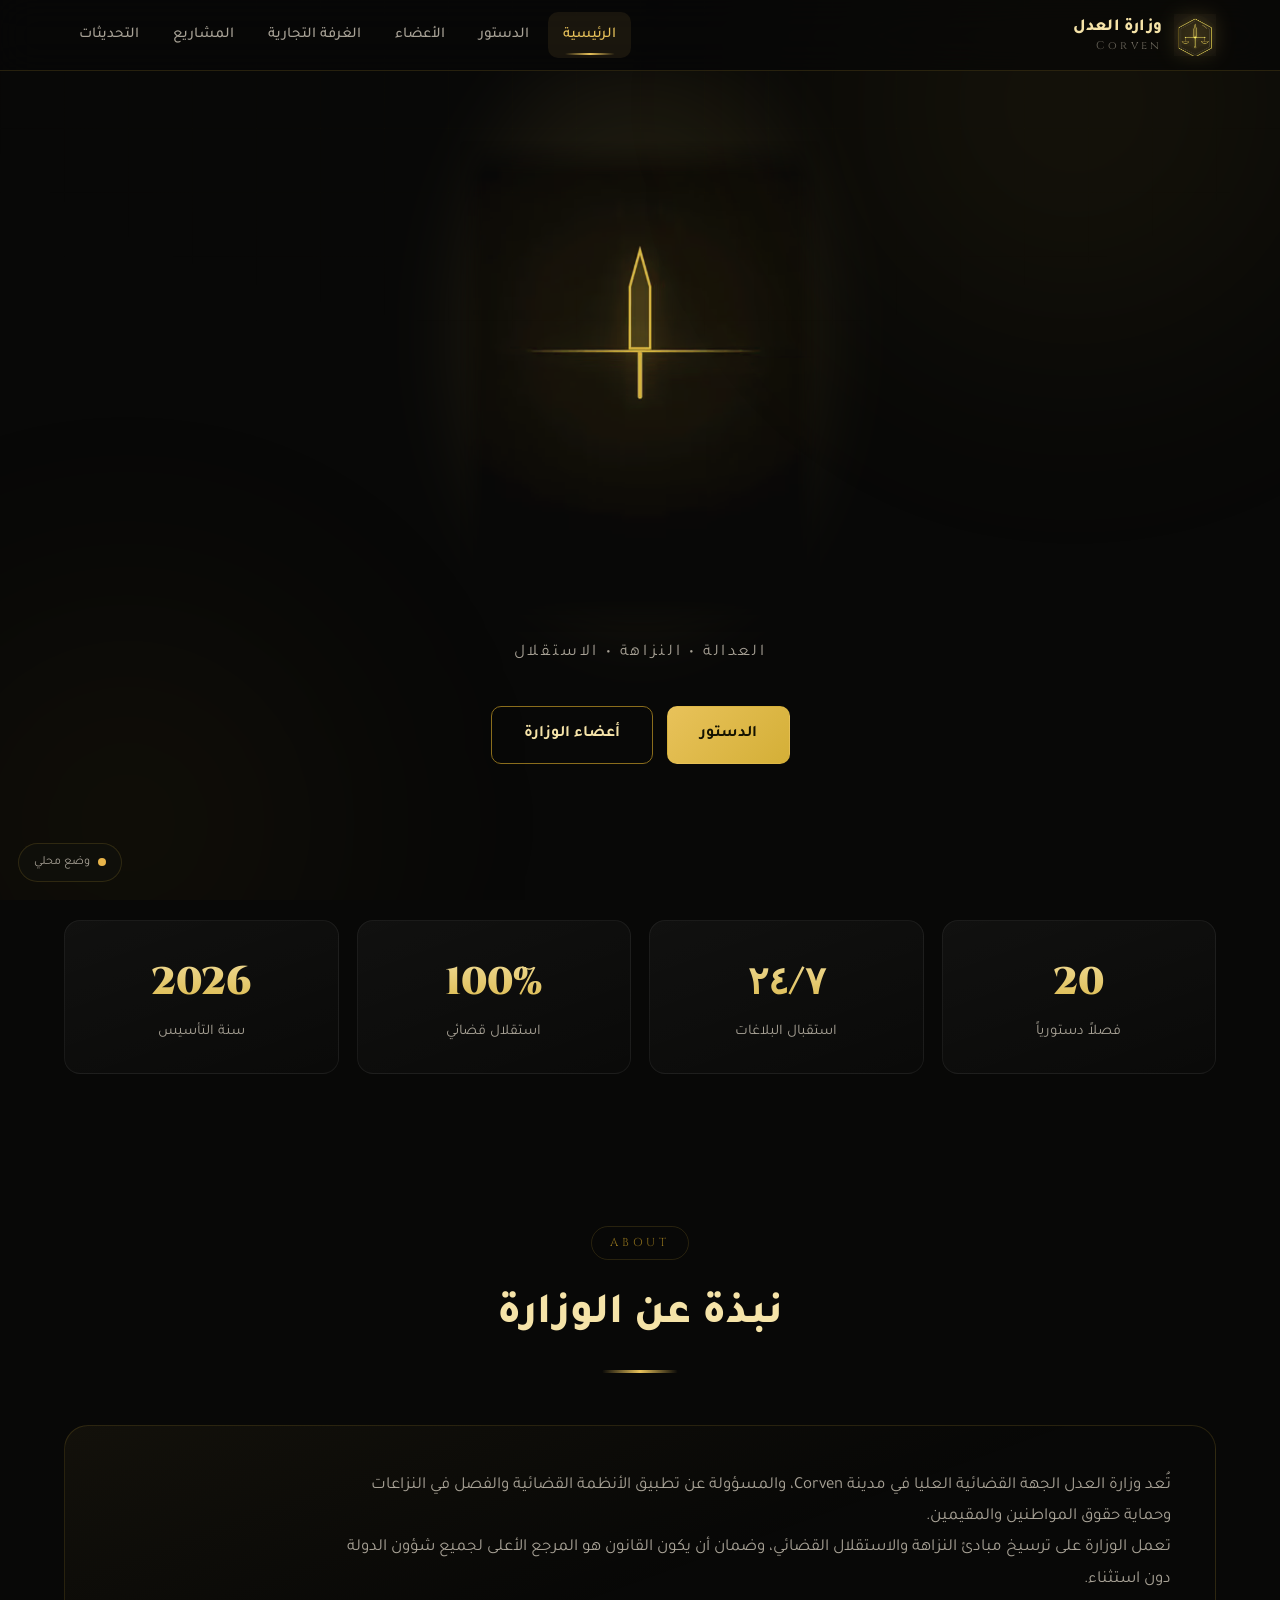
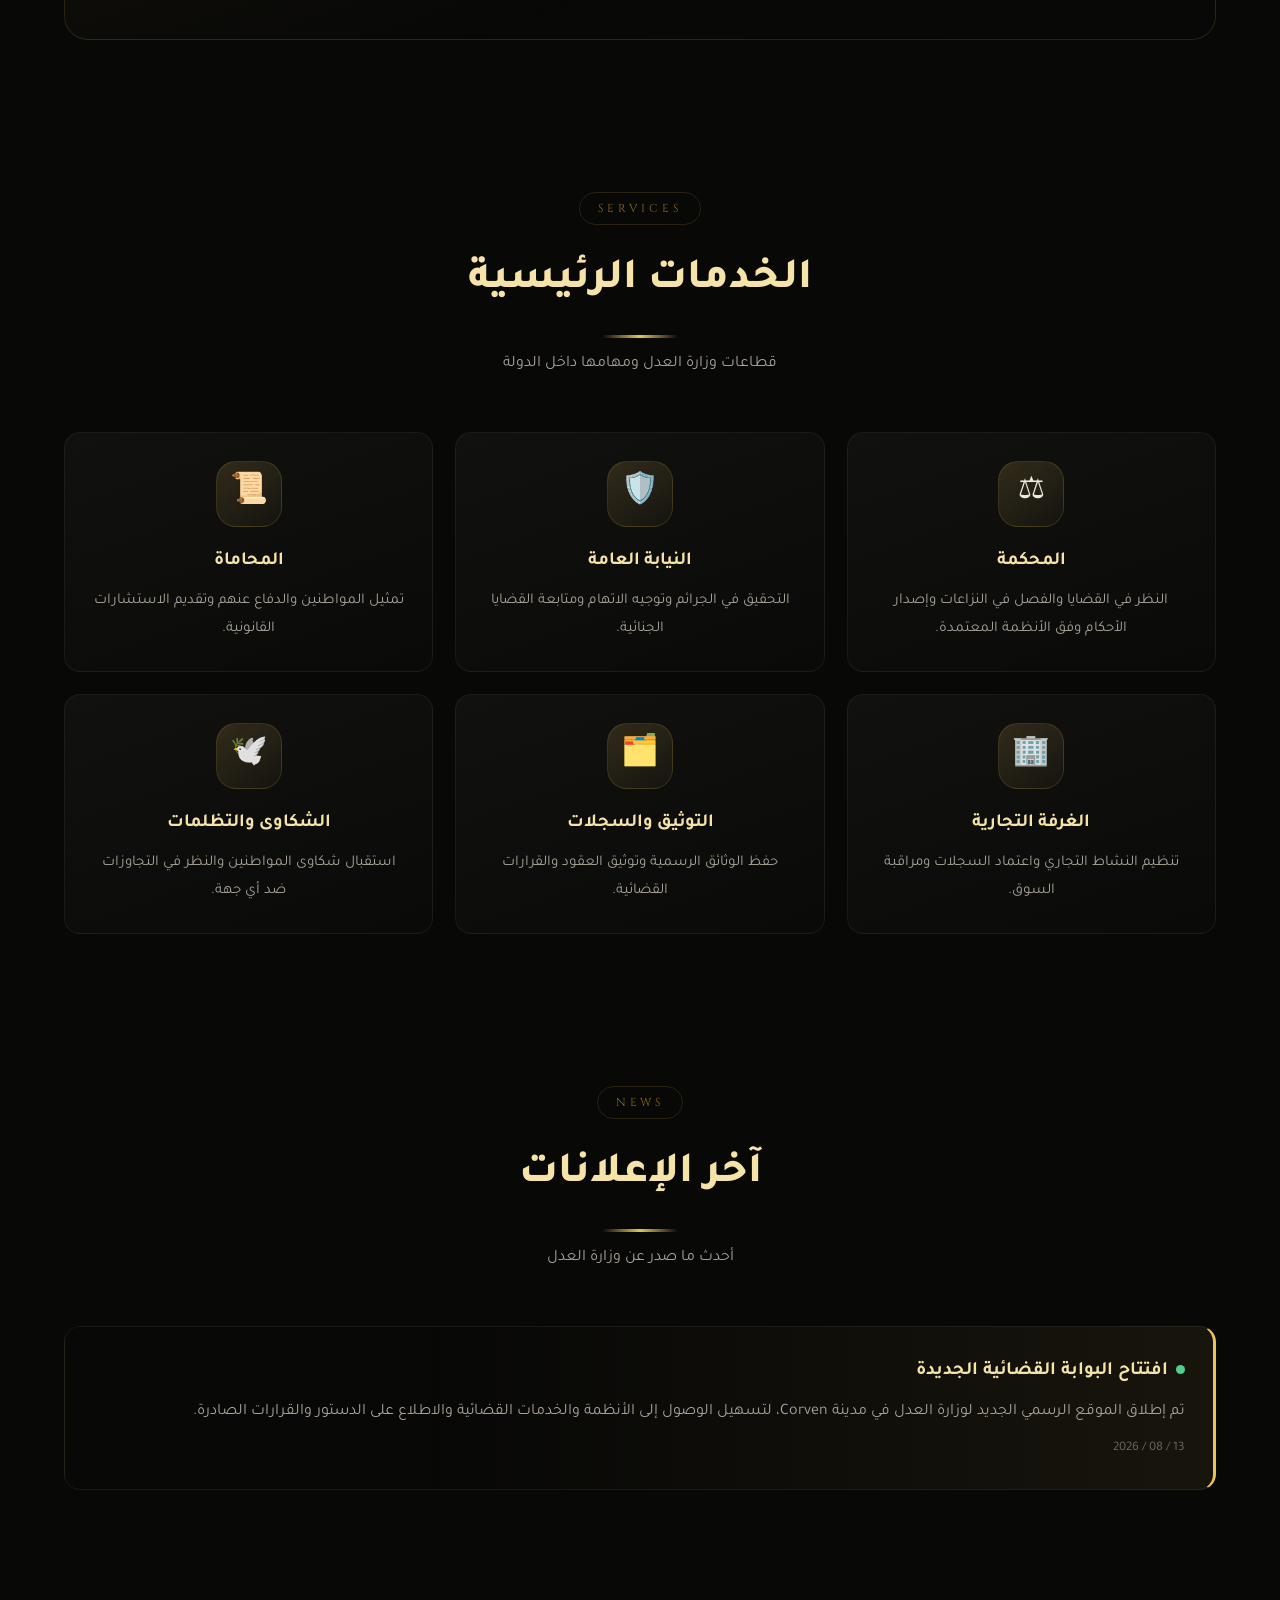
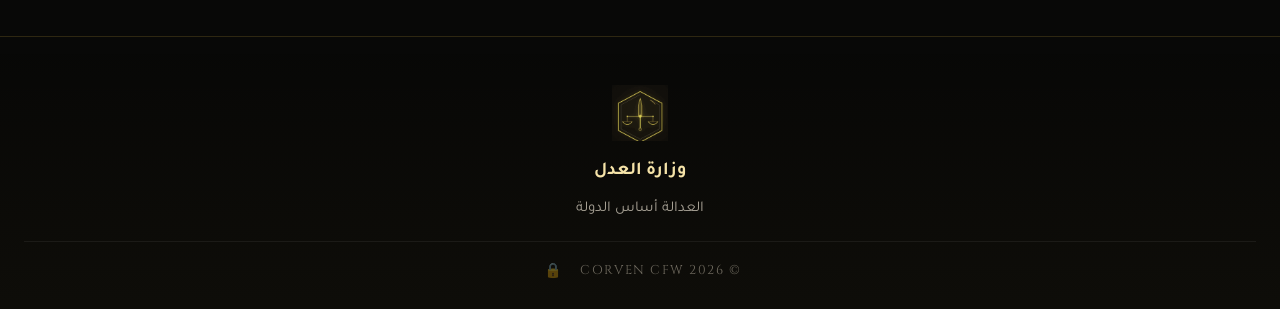
<file: index.html>
<!DOCTYPE html>
<html lang="ar" dir="rtl">
<head>
<meta charset="UTF-8">
<meta name="viewport" content="width=device-width,initial-scale=1">
<title>وزارة العدل | CORVEN</title>
<meta name="description" content="الموقع الرسمي لوزارة العدل في مدينة Corven — الدستور، أعضاء الوزارة، الغرفة التجارية، المشاريع والتحديثات.">
<link rel="icon" href="assets/logo.png" type="image/png">
<link rel="stylesheet" href="assets/style.css">
</head>
<body>

<div id="loader"><img class="lg" src="assets/logo.png" alt="CORVEN"></div>
<div class="bg-fx"></div>
<div class="grid-fx"></div>

<div id="hdr"></div>

<main>
  <section class="hero" id="hero"></section>

  <section class="blk">
    <div class="wrap">
      <div class="stats" id="stats"></div>
      <div id="statsCtl"></div>
    </div>
  </section>

  <section class="blk" id="aboutSec">
    <div class="wrap" id="about"></div>
  </section>

  <section class="blk">
    <div class="wrap">
      <div class="head" id="svcHead"></div>
      <div class="grid g3" id="svc"></div>
      <div id="svcCtl"></div>
    </div>
  </section>

  <section class="blk">
    <div class="wrap">
      <div class="head" id="annHead"></div>
      <div class="grid" id="ann"></div>
      <div id="annCtl"></div>
    </div>
  </section>
</main>

<div id="ftr"></div>

<script>window.CORVEN_BASE=''; window.CORVEN_PAGE='home';</script>
<script src="assets/data.js"></script>
<script src="assets/firebase-config.js"></script>
<script src="assets/app.js"></script>
</body>
</html>
</file>
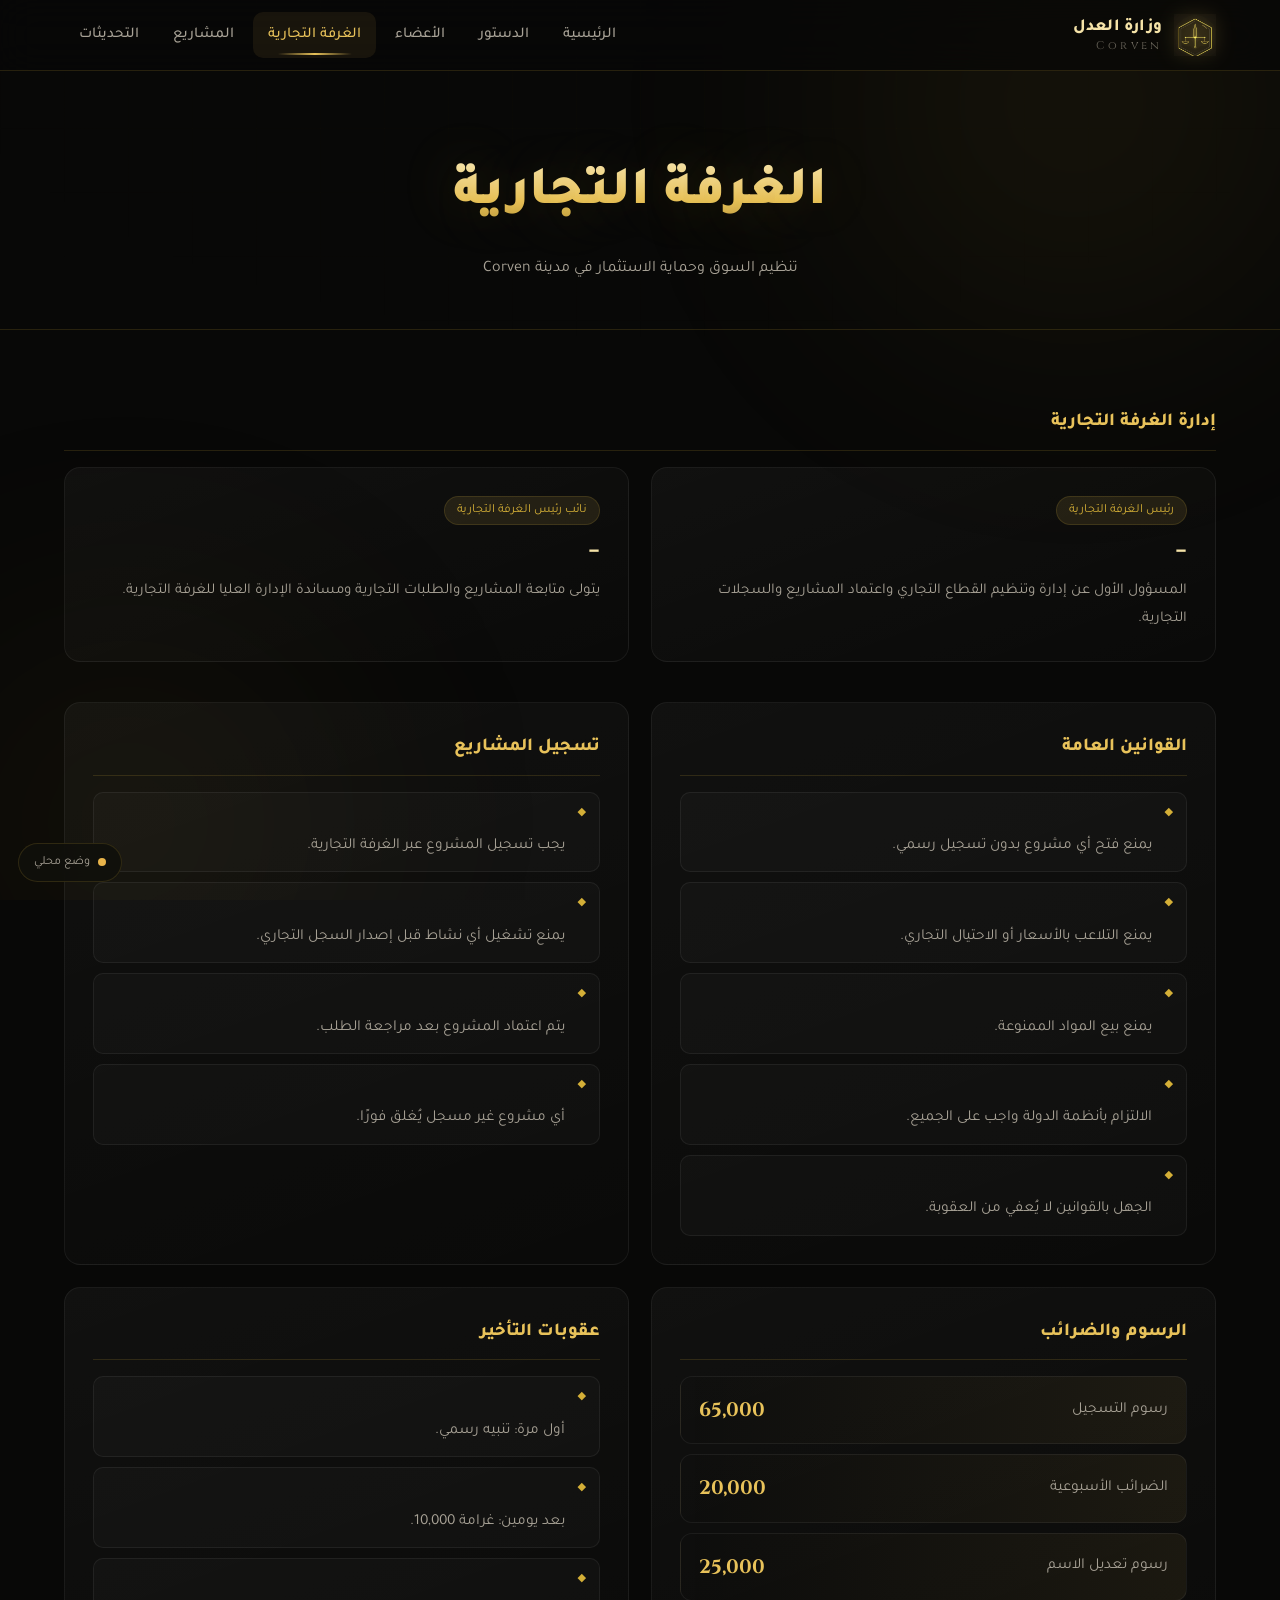
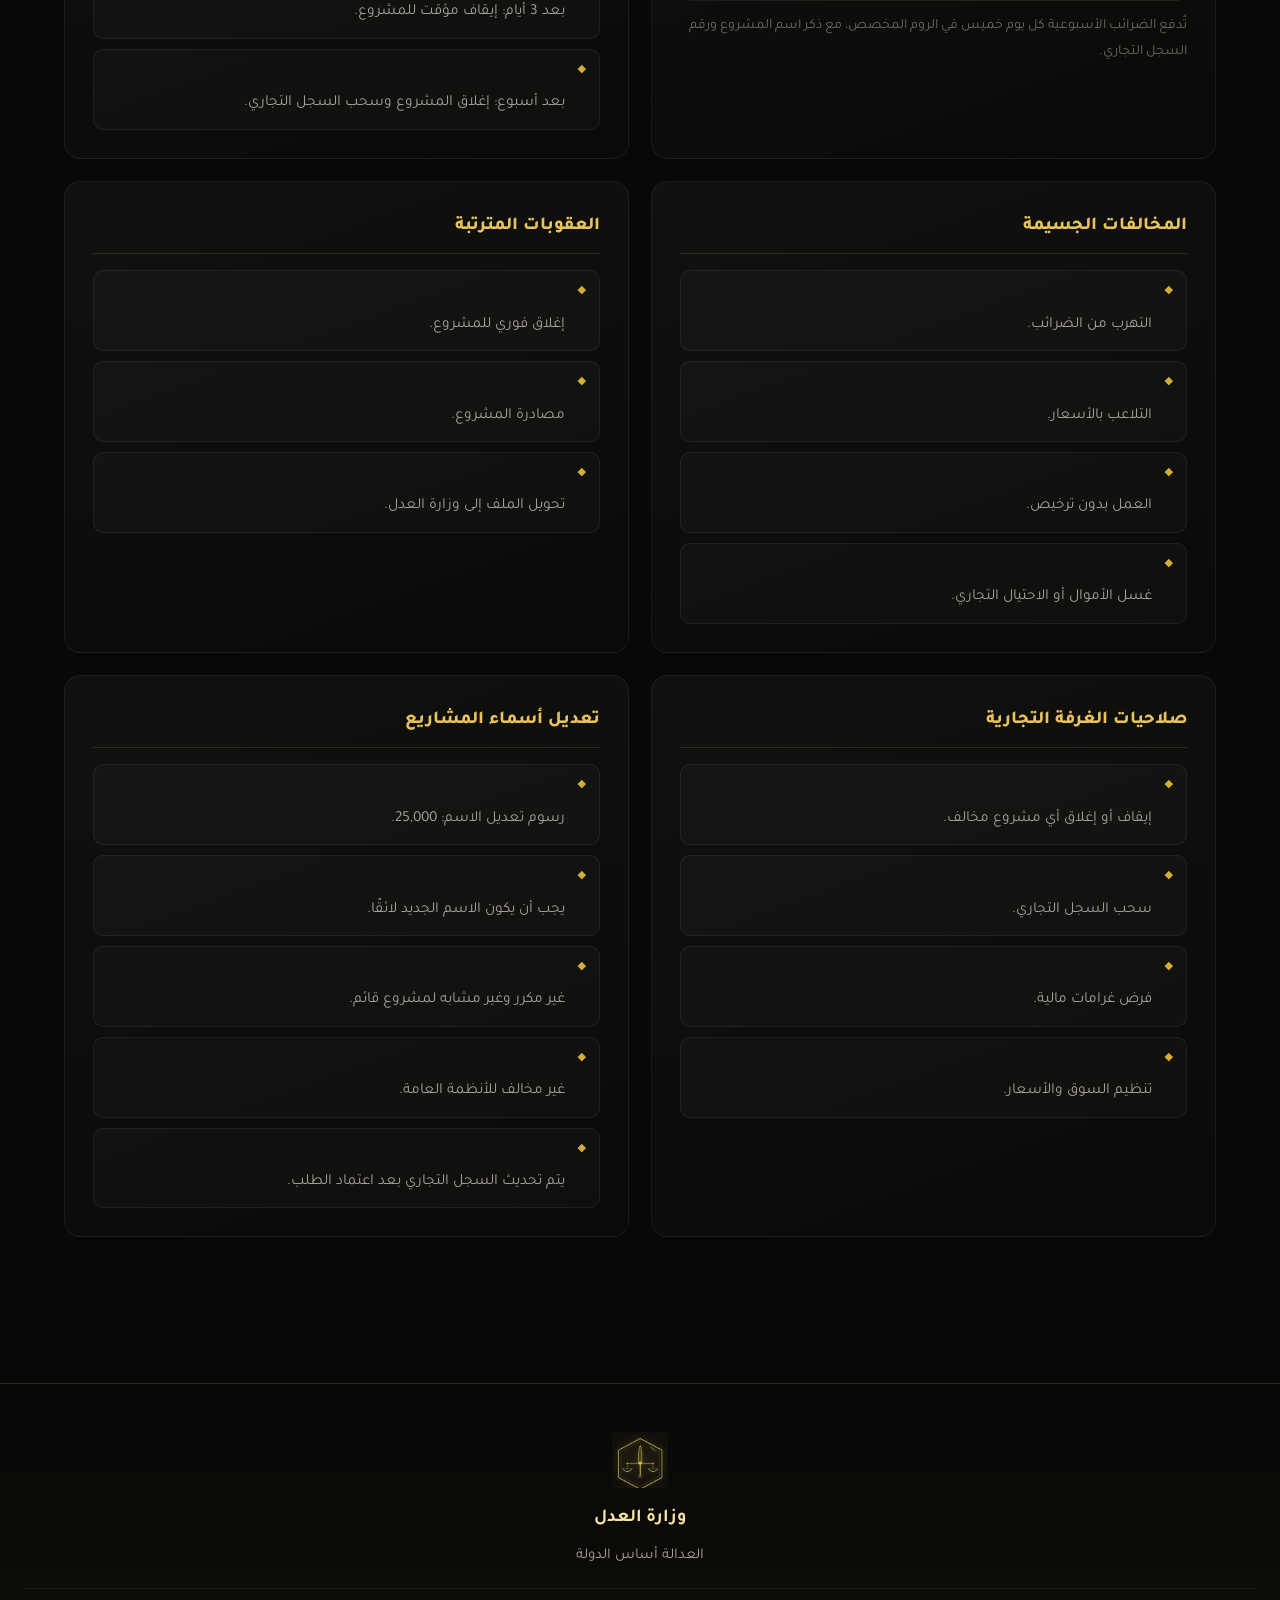
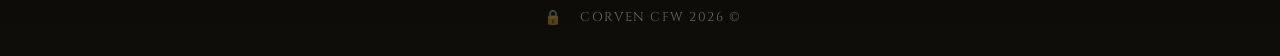
<file: pages/commercial.html>
<!DOCTYPE html>
<html lang="ar" dir="rtl">
<head>
<meta charset="UTF-8">
<meta name="viewport" content="width=device-width,initial-scale=1">
<title>الغرفة التجارية | CORVEN</title>
<meta name="description" content="الغرفة التجارية في مدينة Corven — القوانين، الرسوم، تسجيل المشاريع والعقوبات.">
<link rel="icon" href="../assets/logo.png" type="image/png">
<link rel="stylesheet" href="../assets/style.css">
</head>
<body>

<div id="loader"><img class="lg" src="../assets/logo.png" alt="CORVEN"></div>
<div class="bg-fx"></div>
<div class="grid-fx"></div>

<div id="hdr"></div>

<main>
  <section class="page-hero" id="pgHead"></section>
  <section class="blk">
    <div class="wrap">
      <div id="admins" style="margin-bottom:40px"></div>
      <div id="blocks"></div>
    </div>
  </section>
</main>

<div id="ftr"></div>

<script>window.CORVEN_BASE='../'; window.CORVEN_PAGE='commercial';</script>
<script src="../assets/data.js"></script>
<script src="../assets/firebase-config.js"></script>
<script src="../assets/app.js"></script>
</body>
</html>
</file>
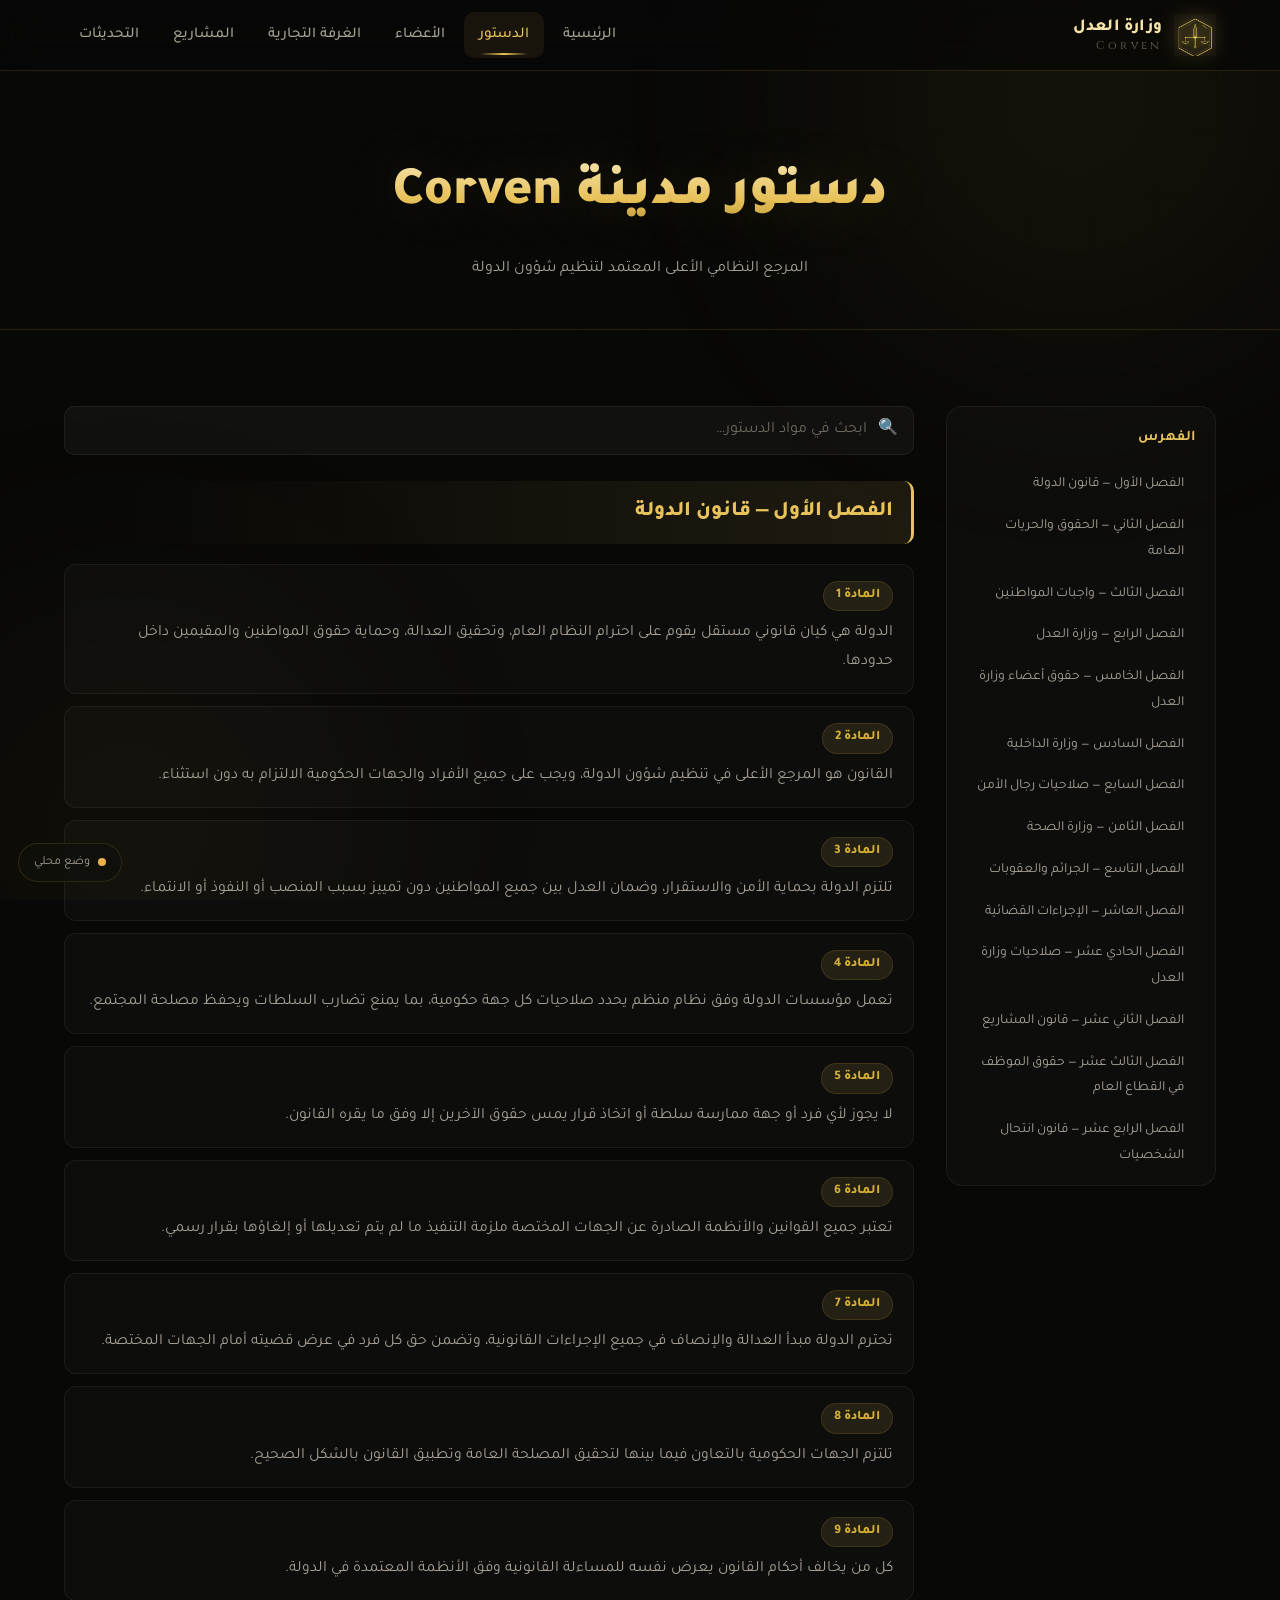
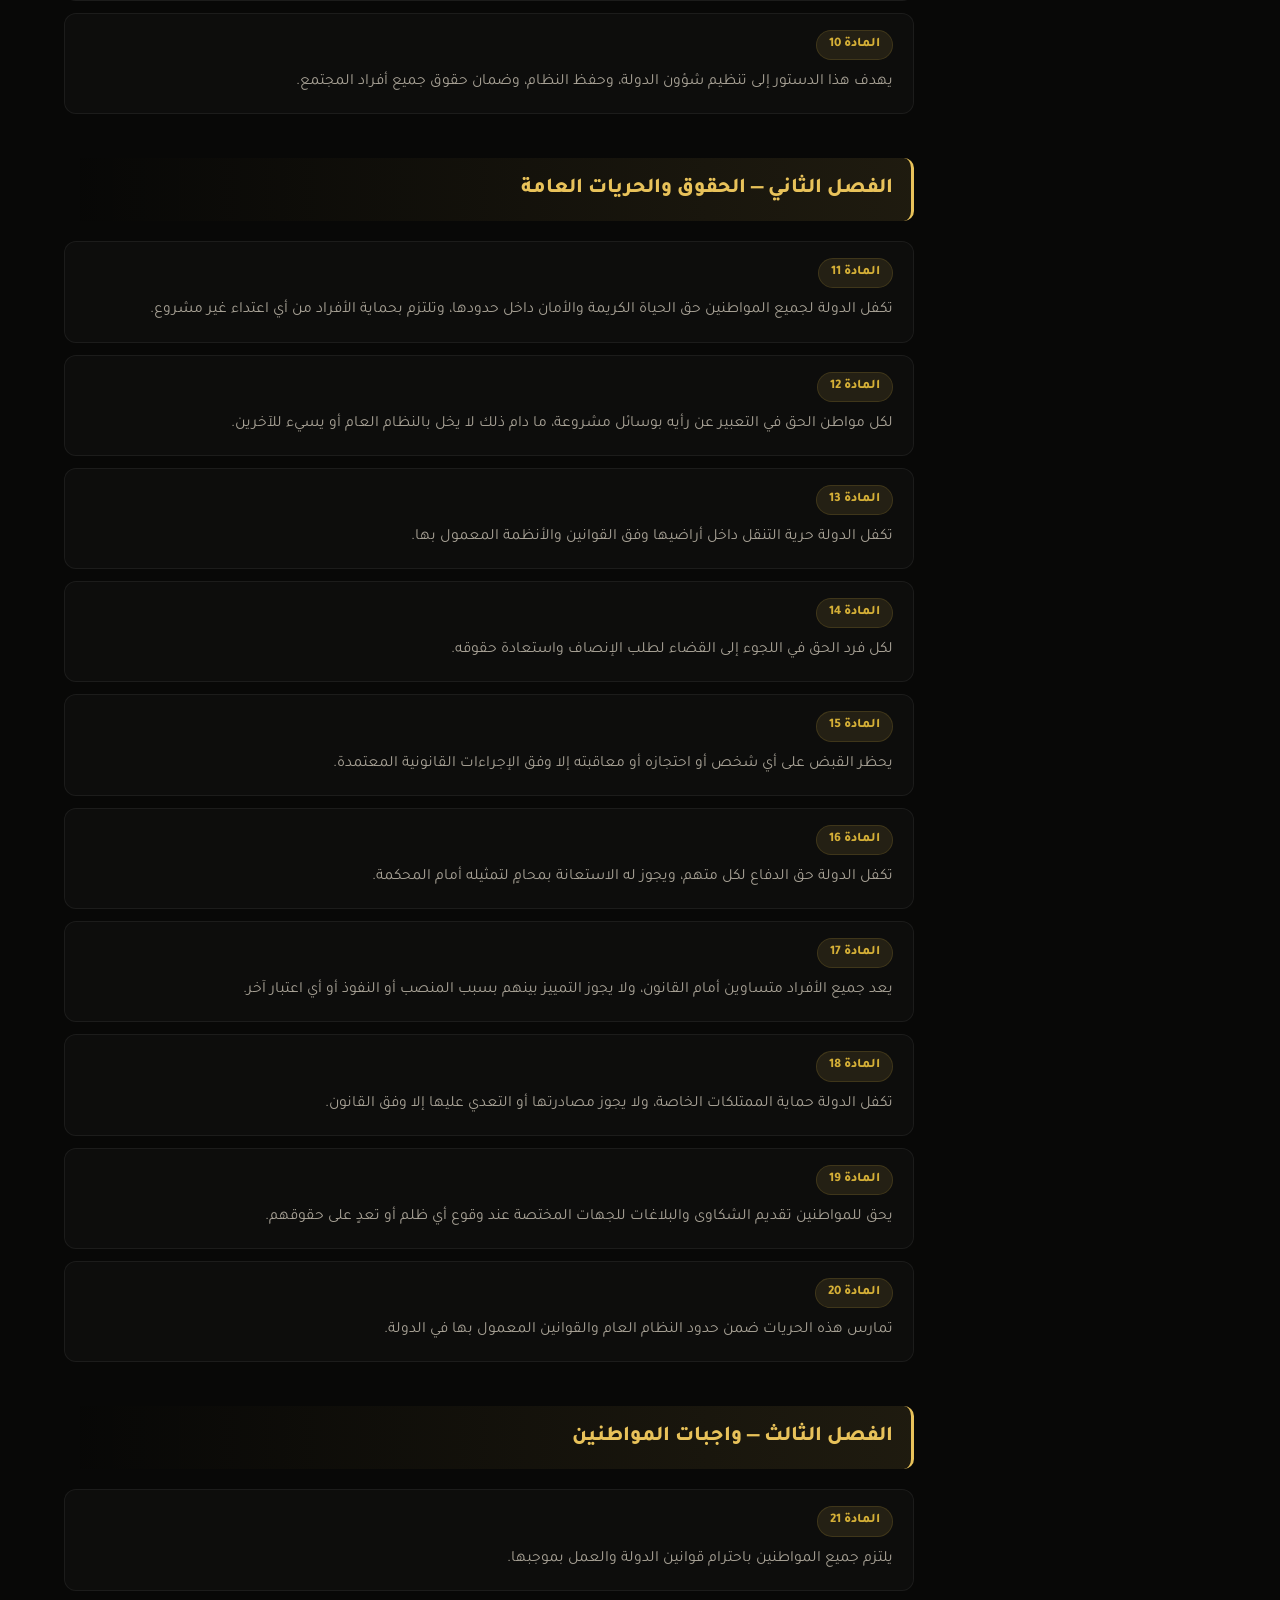
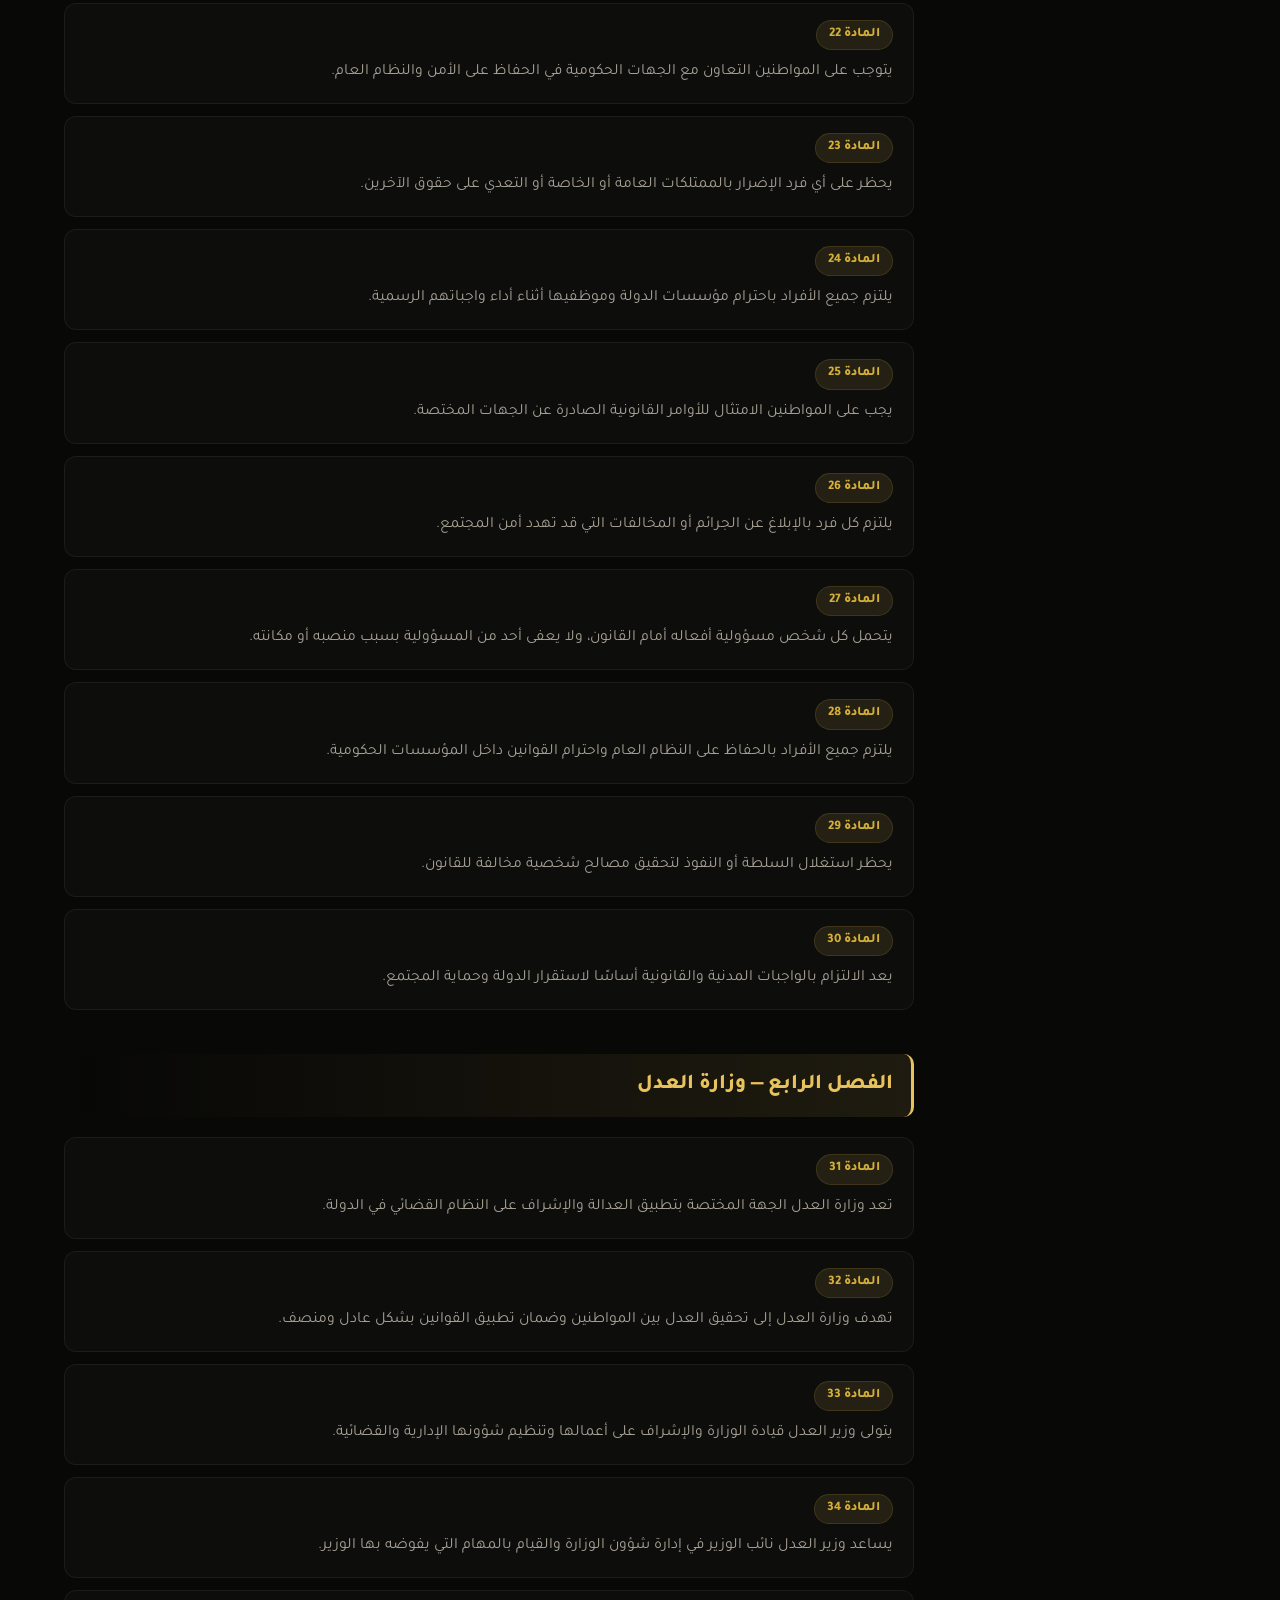
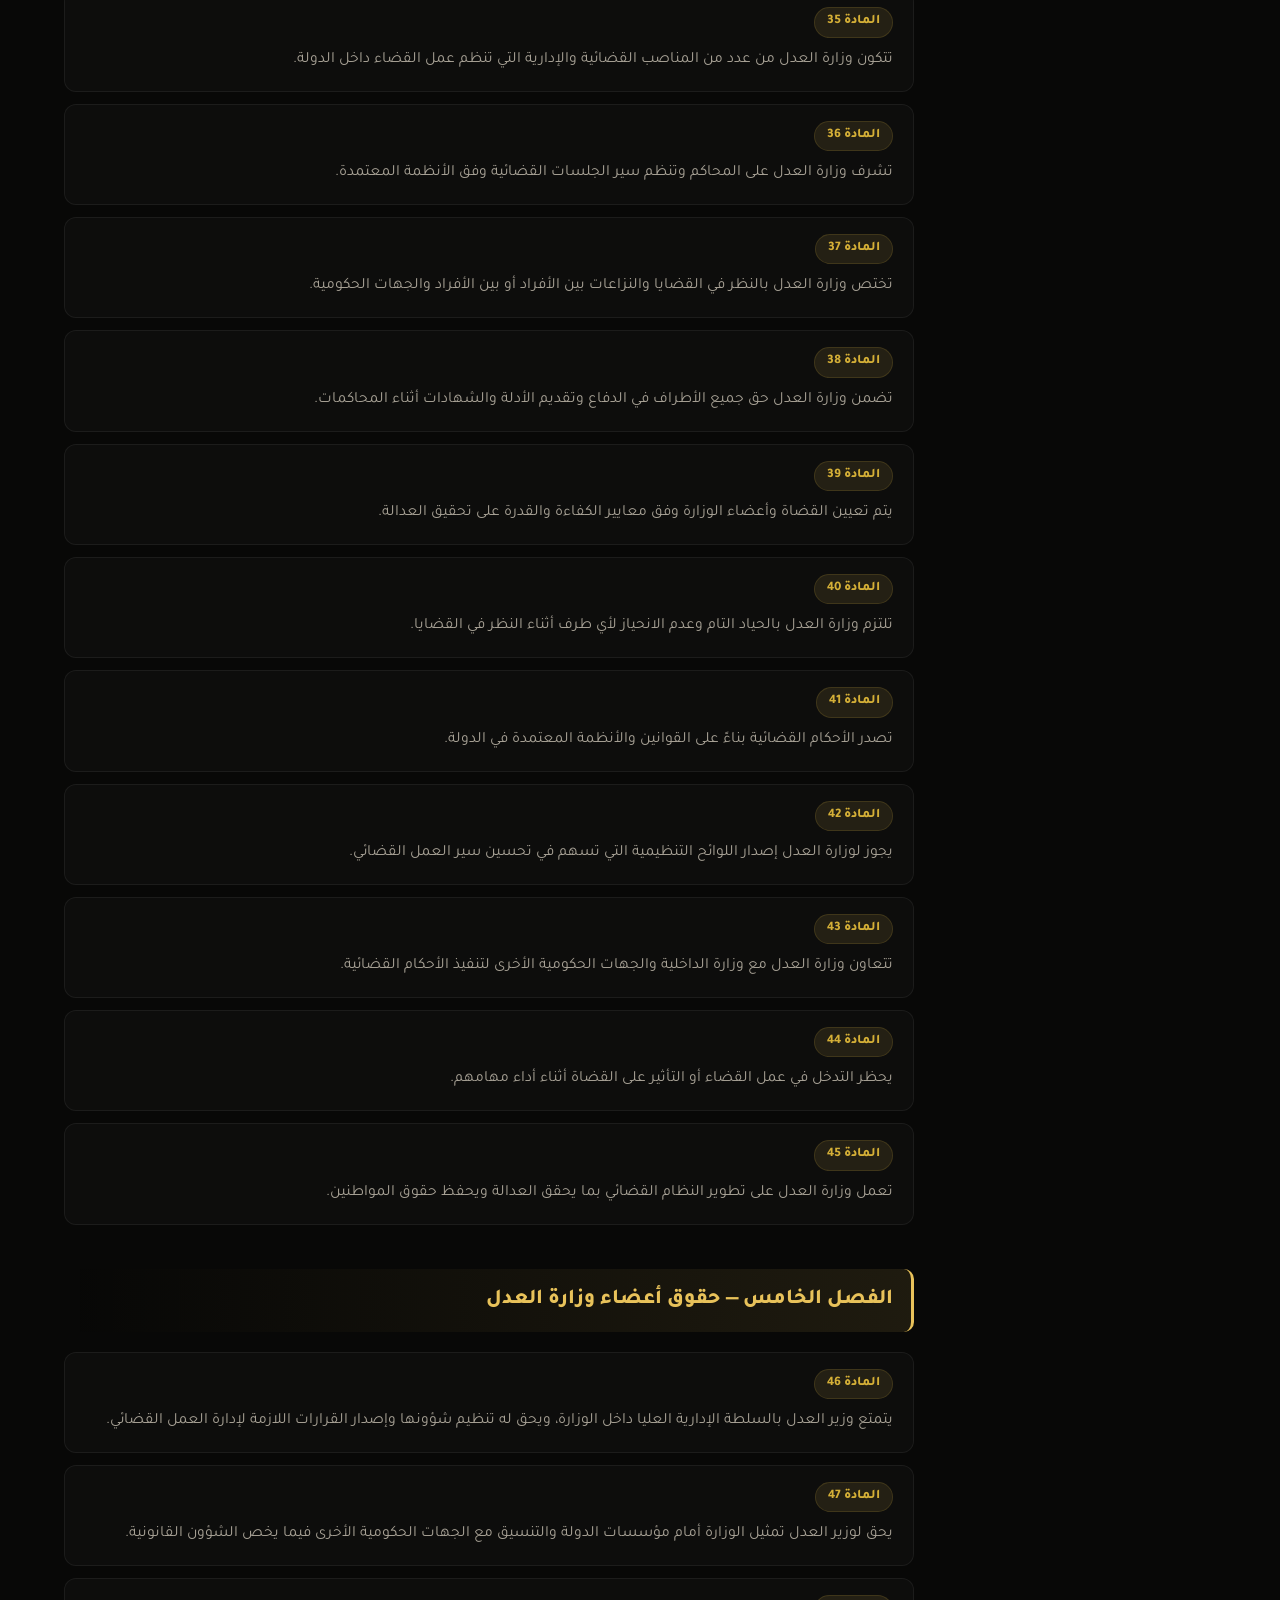
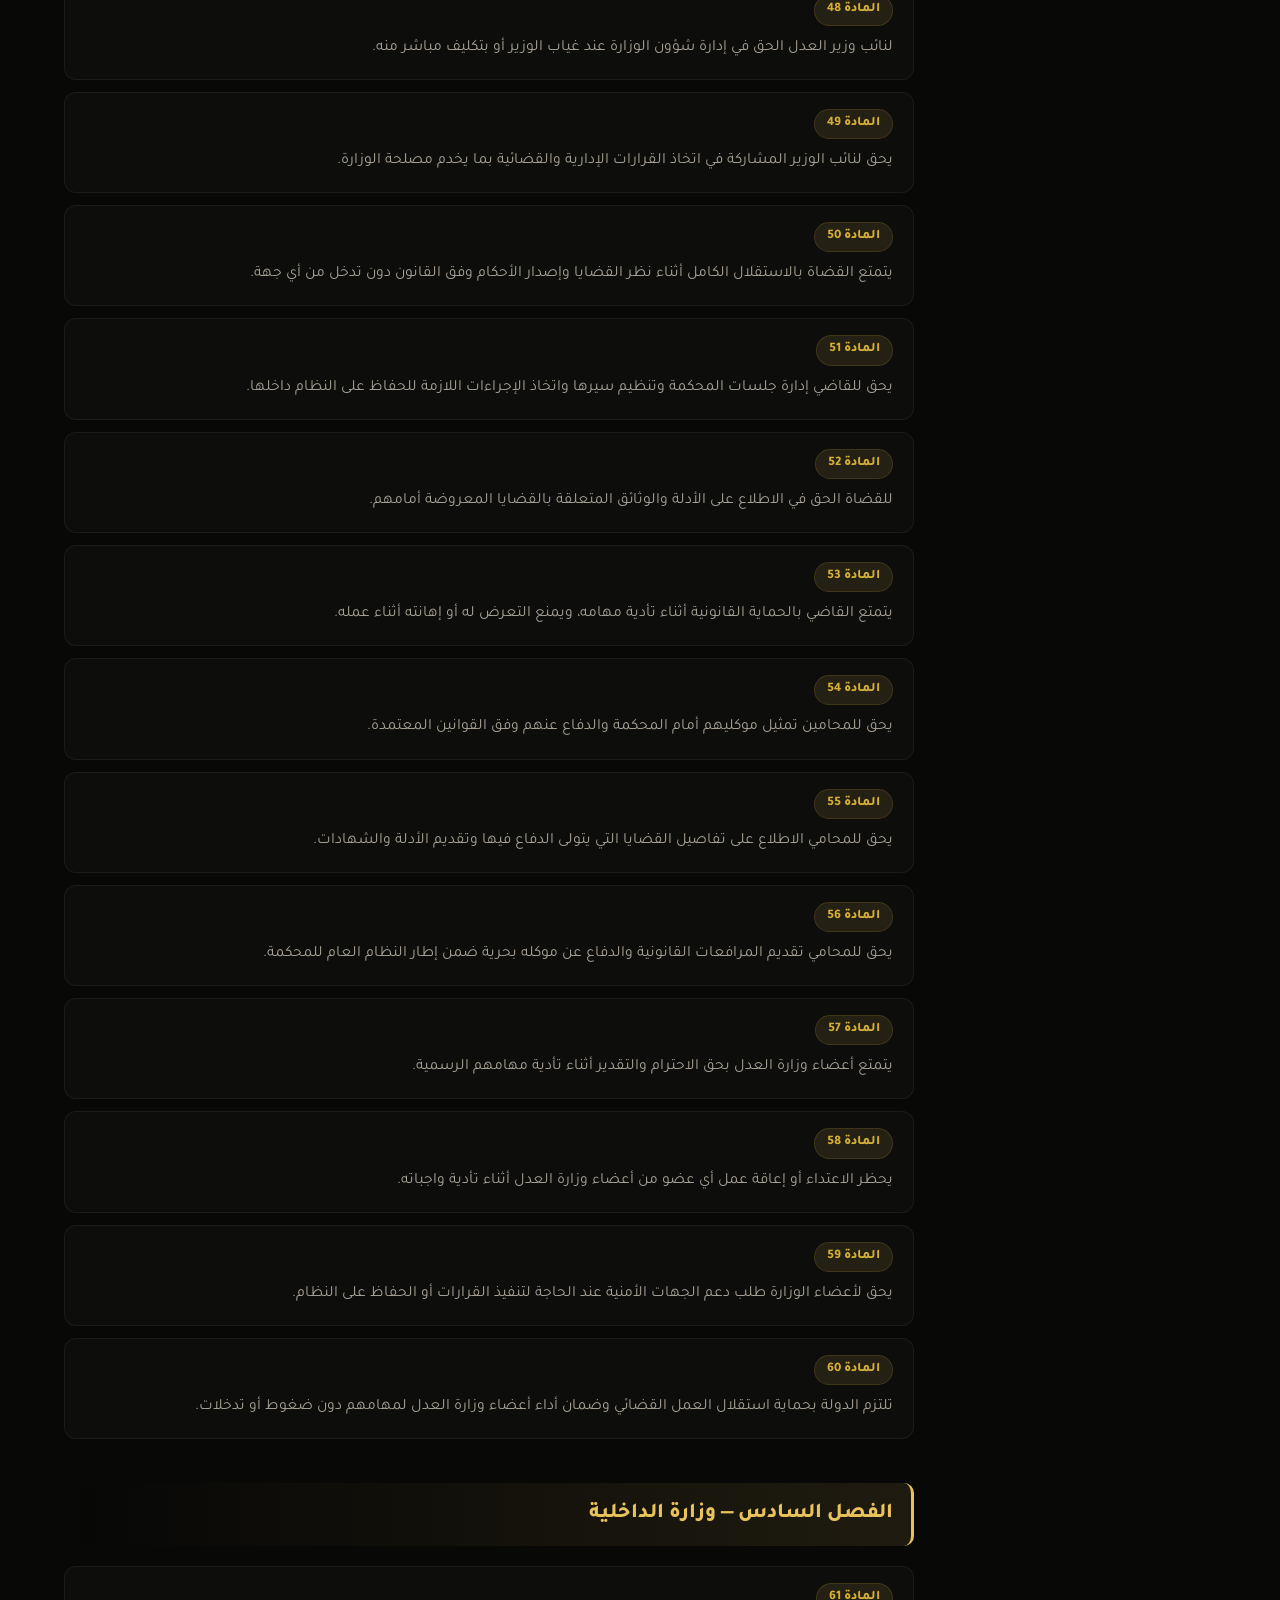
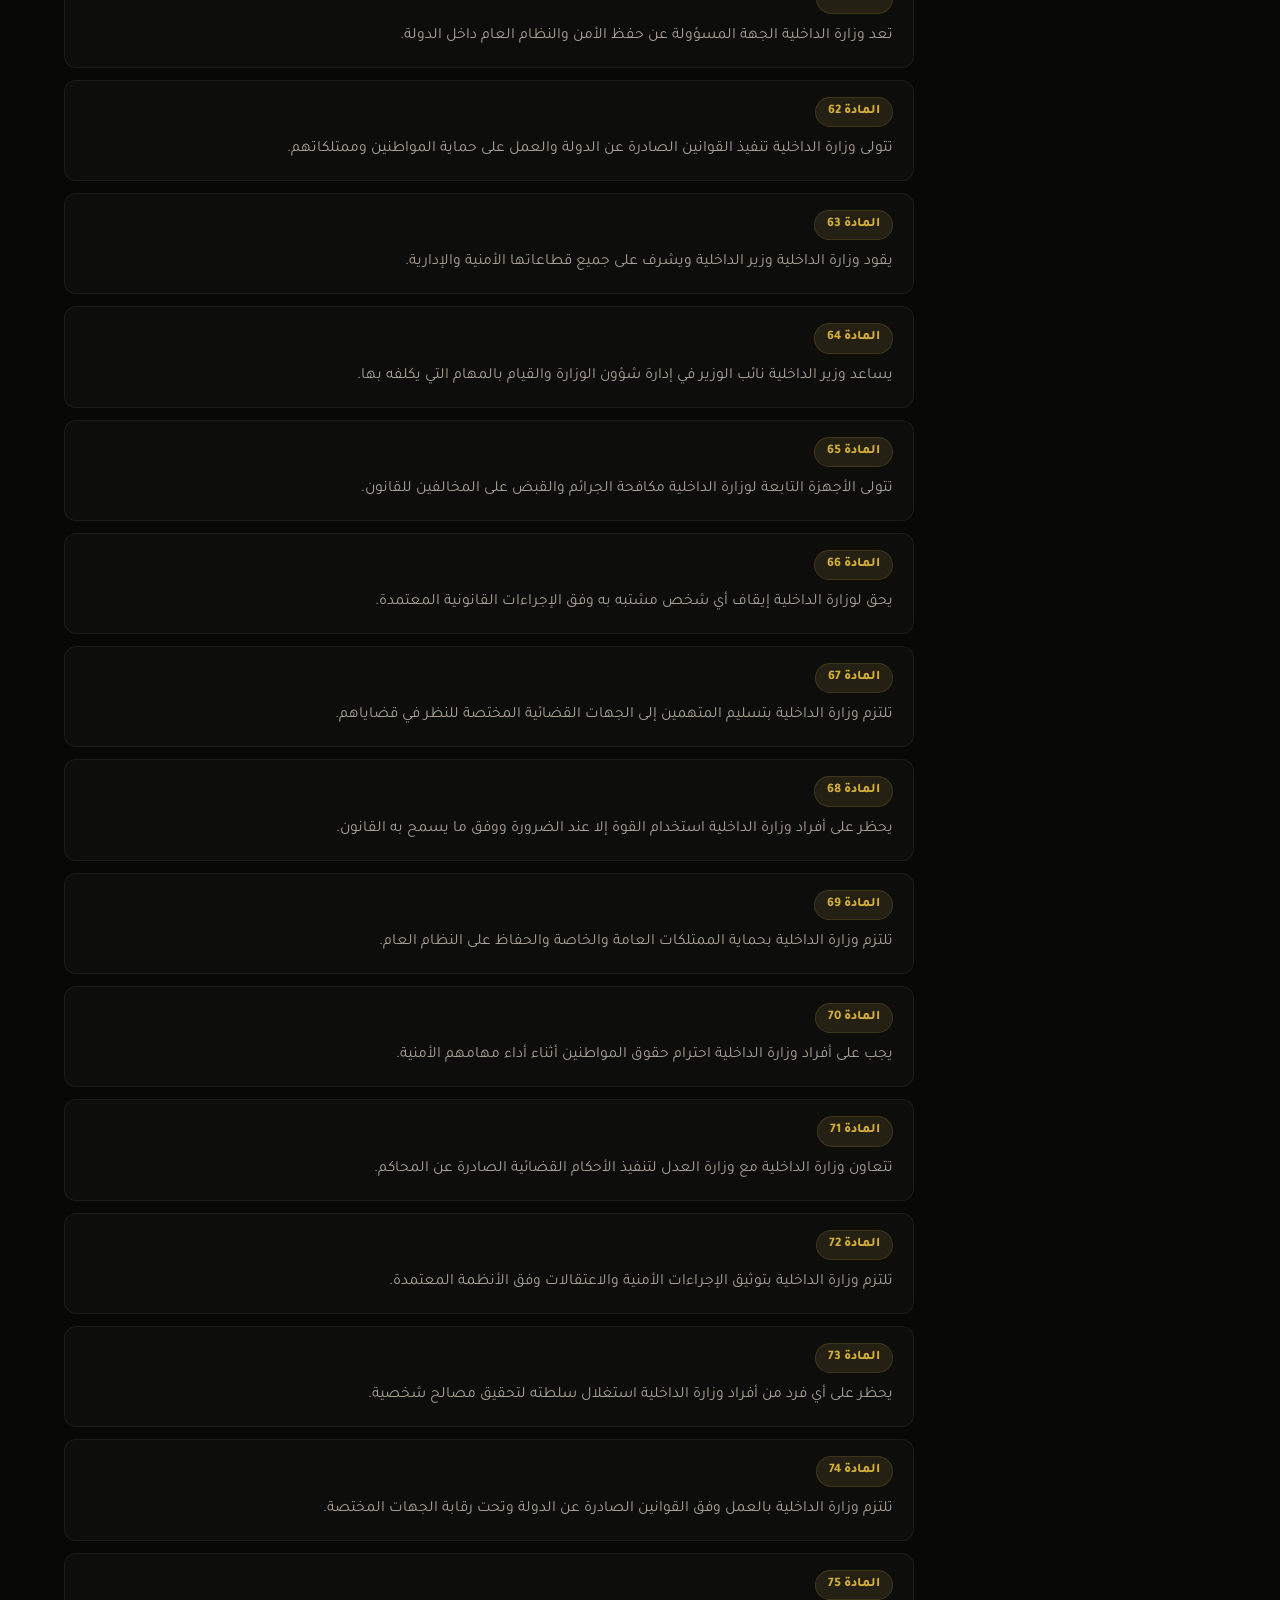
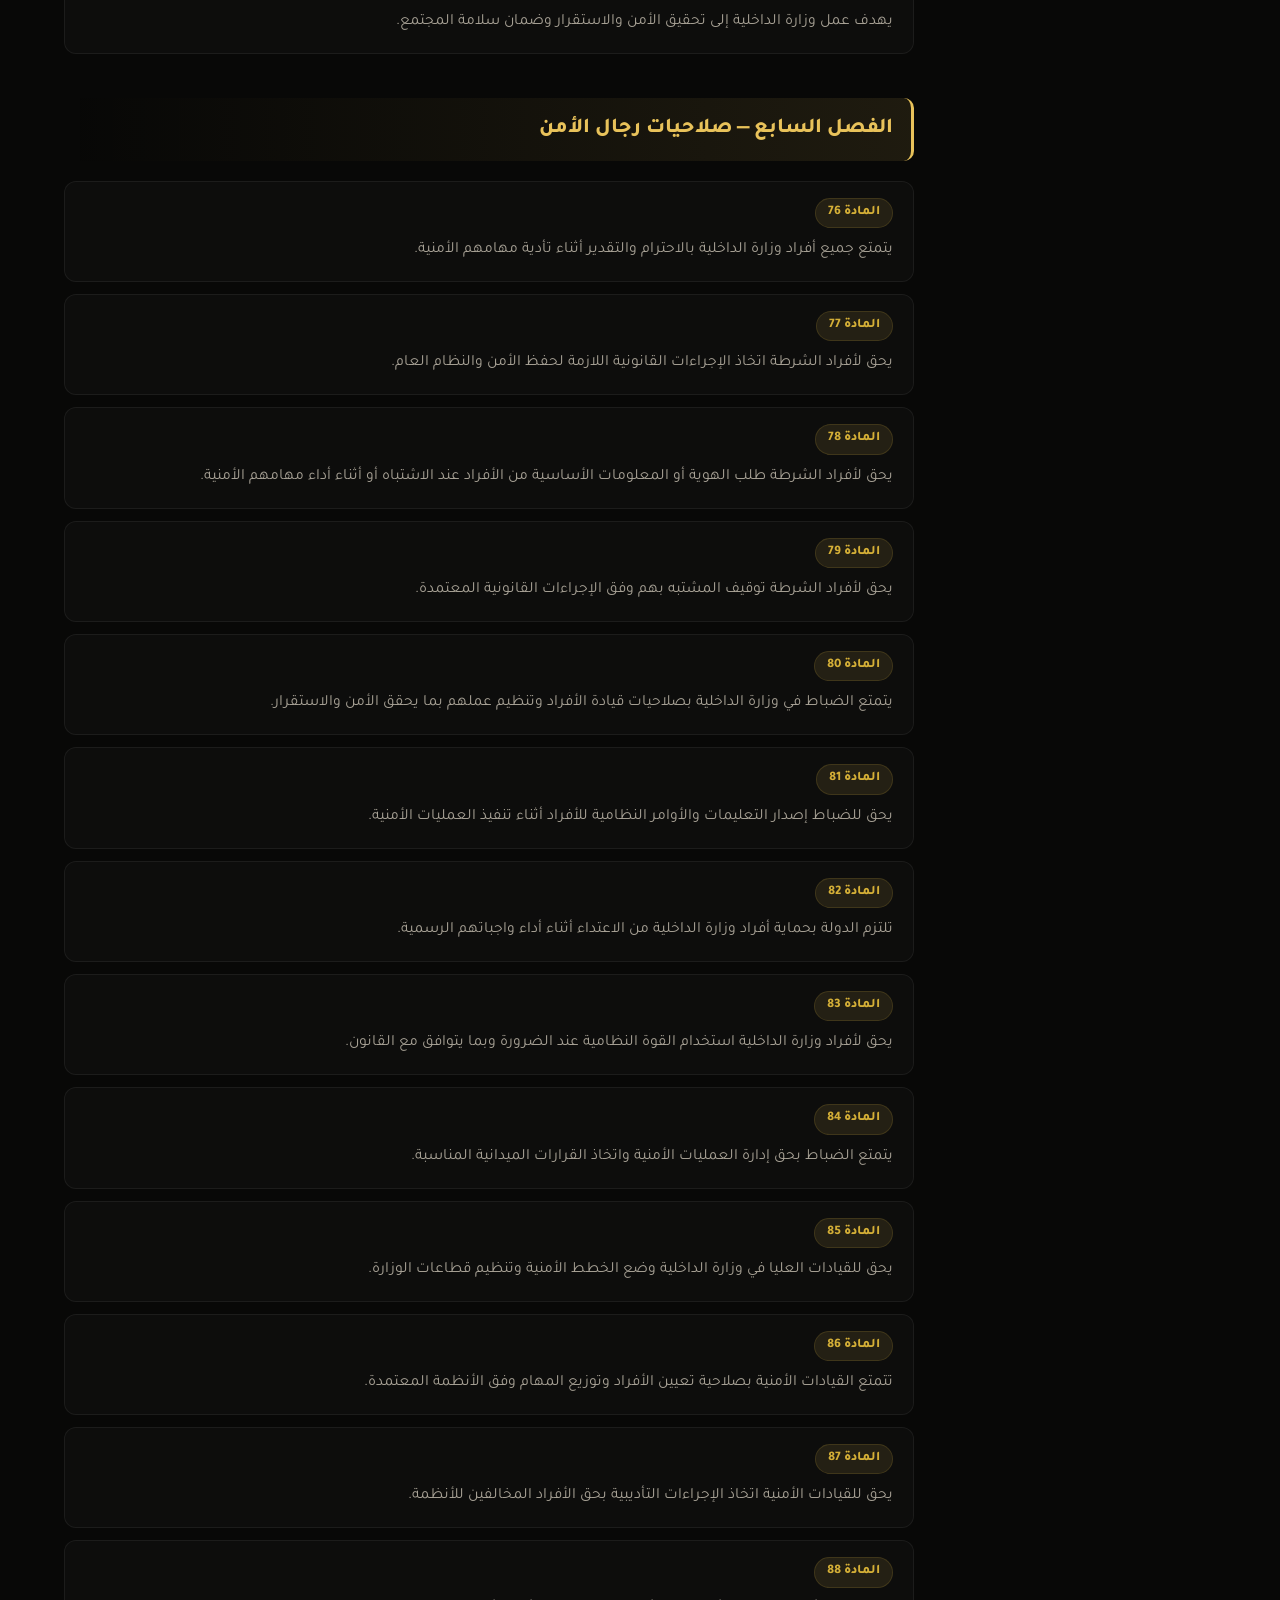
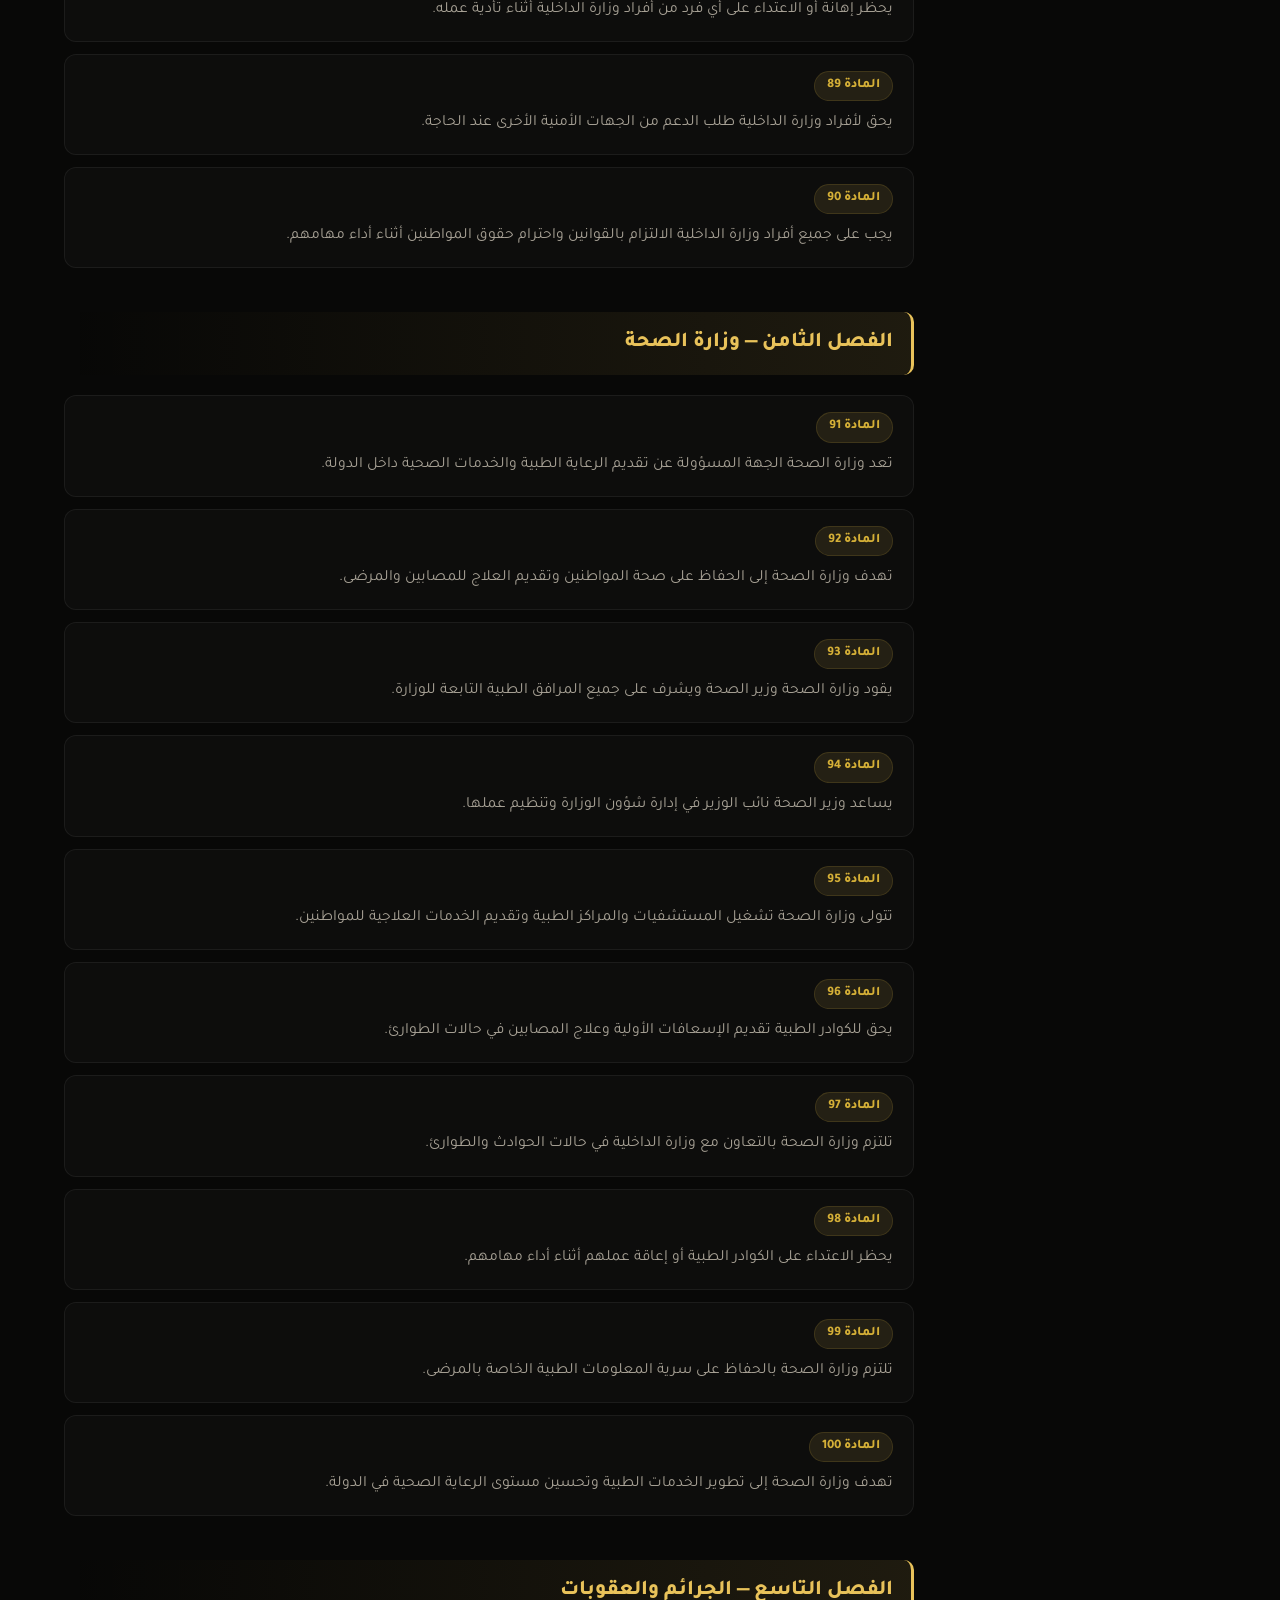
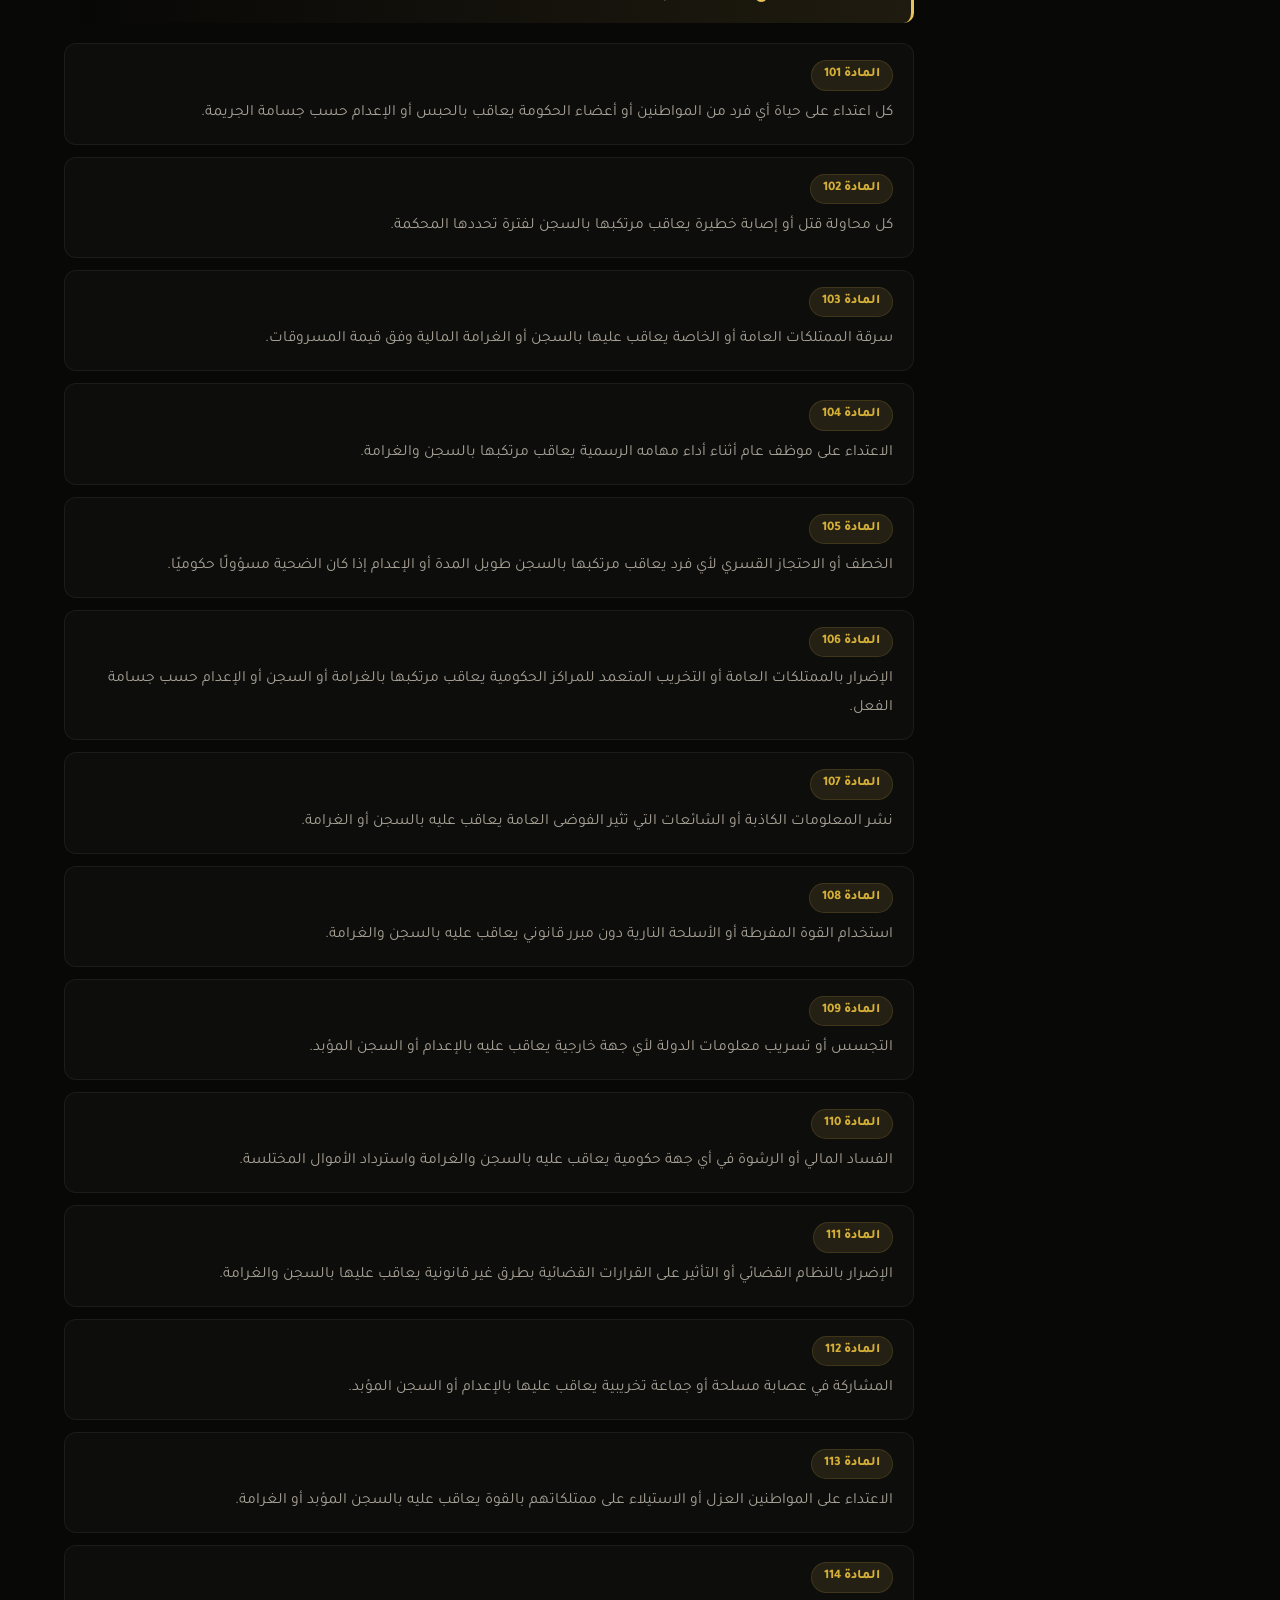
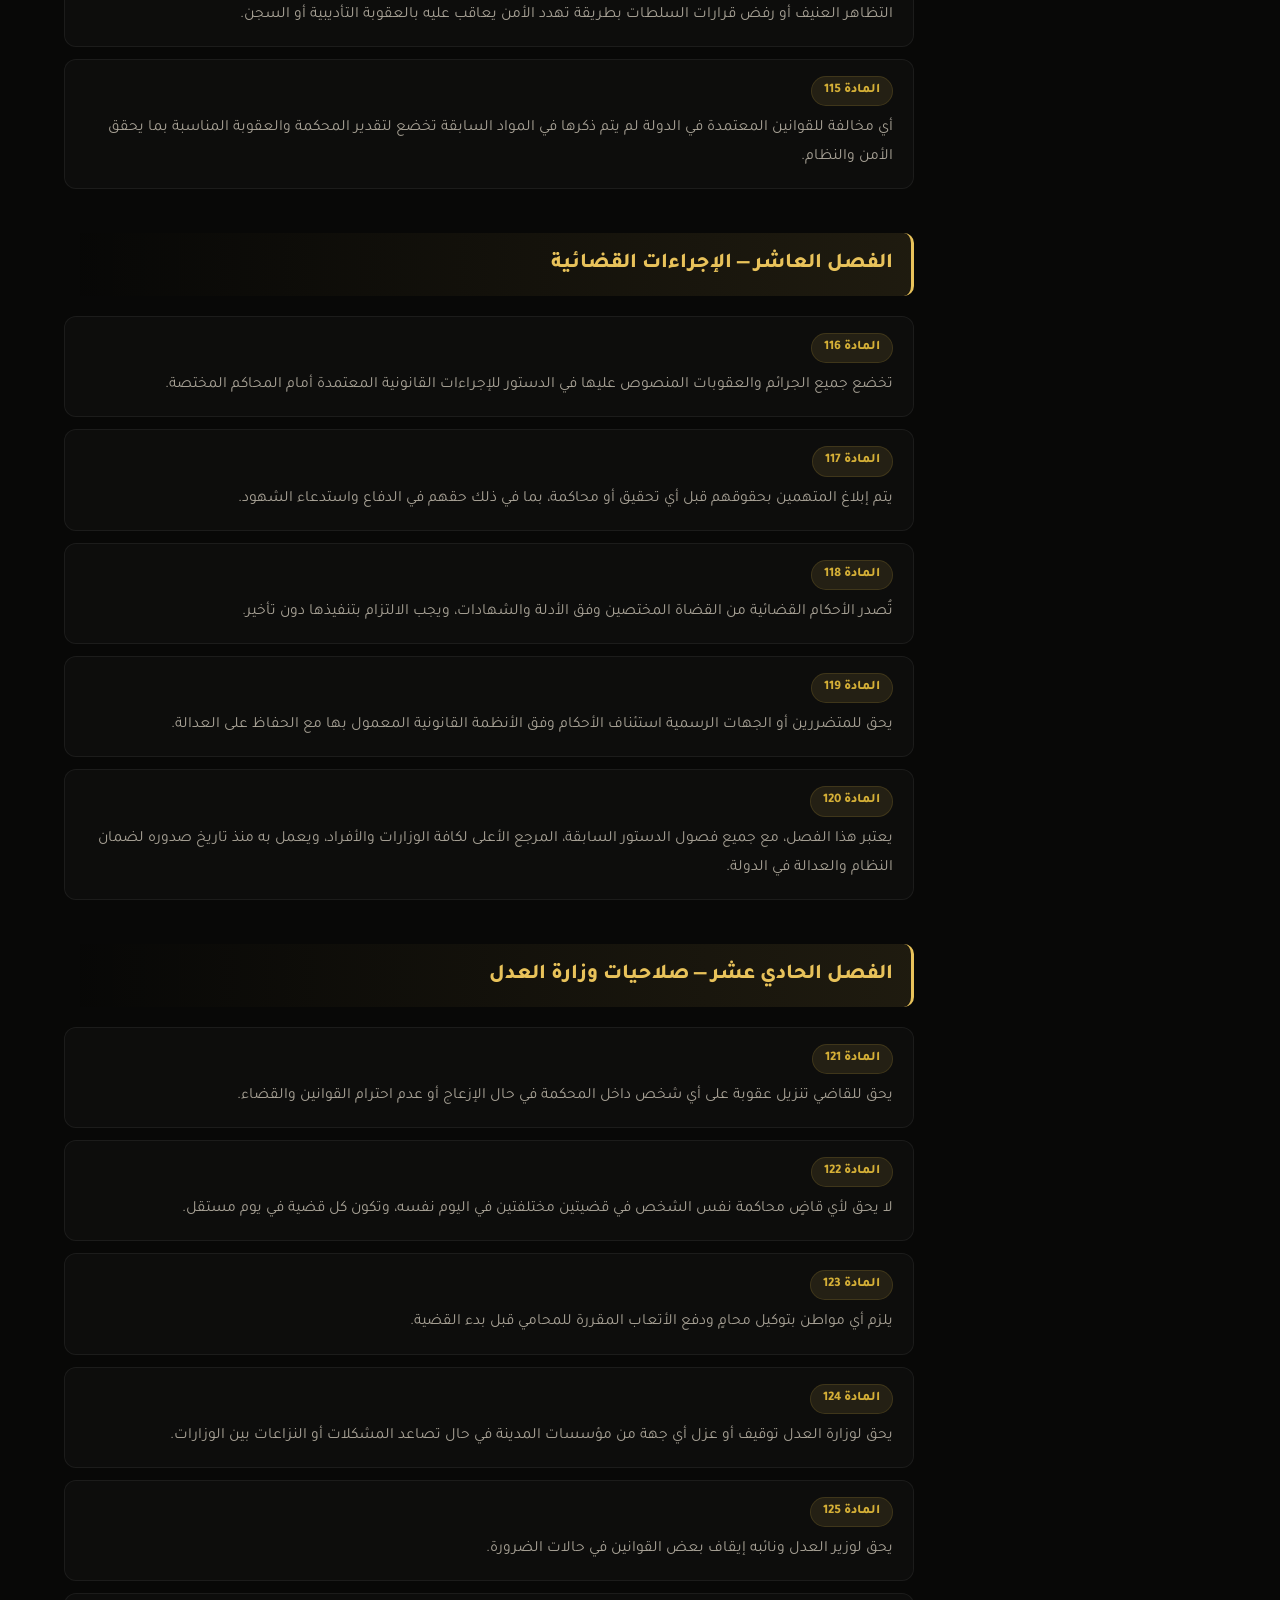
<file: pages/constitution.html>
<!DOCTYPE html>
<html lang="ar" dir="rtl">
<head>
<meta charset="UTF-8">
<meta name="viewport" content="width=device-width,initial-scale=1">
<title>الدستور | CORVEN</title>
<meta name="description" content="دستور مدينة Corven — المرجع النظامي الأعلى المعتمد لتنظيم شؤون الدولة.">
<link rel="icon" href="../assets/logo.png" type="image/png">
<link rel="stylesheet" href="../assets/style.css">
</head>
<body>

<div id="loader"><img class="lg" src="../assets/logo.png" alt="CORVEN"></div>
<div class="bg-fx"></div>
<div class="grid-fx"></div>

<div id="hdr"></div>

<main>
  <section class="page-hero" id="pgHead"></section>

  <section class="blk">
    <div class="wrap">
      <div class="const-layout">
        <aside class="toc" id="toc"></aside>
        <div>
          <div class="searchbox">
            <input type="search" id="q" placeholder="ابحث في مواد الدستور…">
            <span class="ic">🔍</span>
          </div>
          <div id="chapters"></div>
          <div id="seal" style="margin-top:34px"></div>
        </div>
      </div>
    </div>
  </section>
</main>

<div id="ftr"></div>

<script>window.CORVEN_BASE='../'; window.CORVEN_PAGE='constitution';</script>
<script src="../assets/data.js"></script>
<script src="../assets/firebase-config.js"></script>
<script src="../assets/app.js"></script>
</body>
</html>
</file>
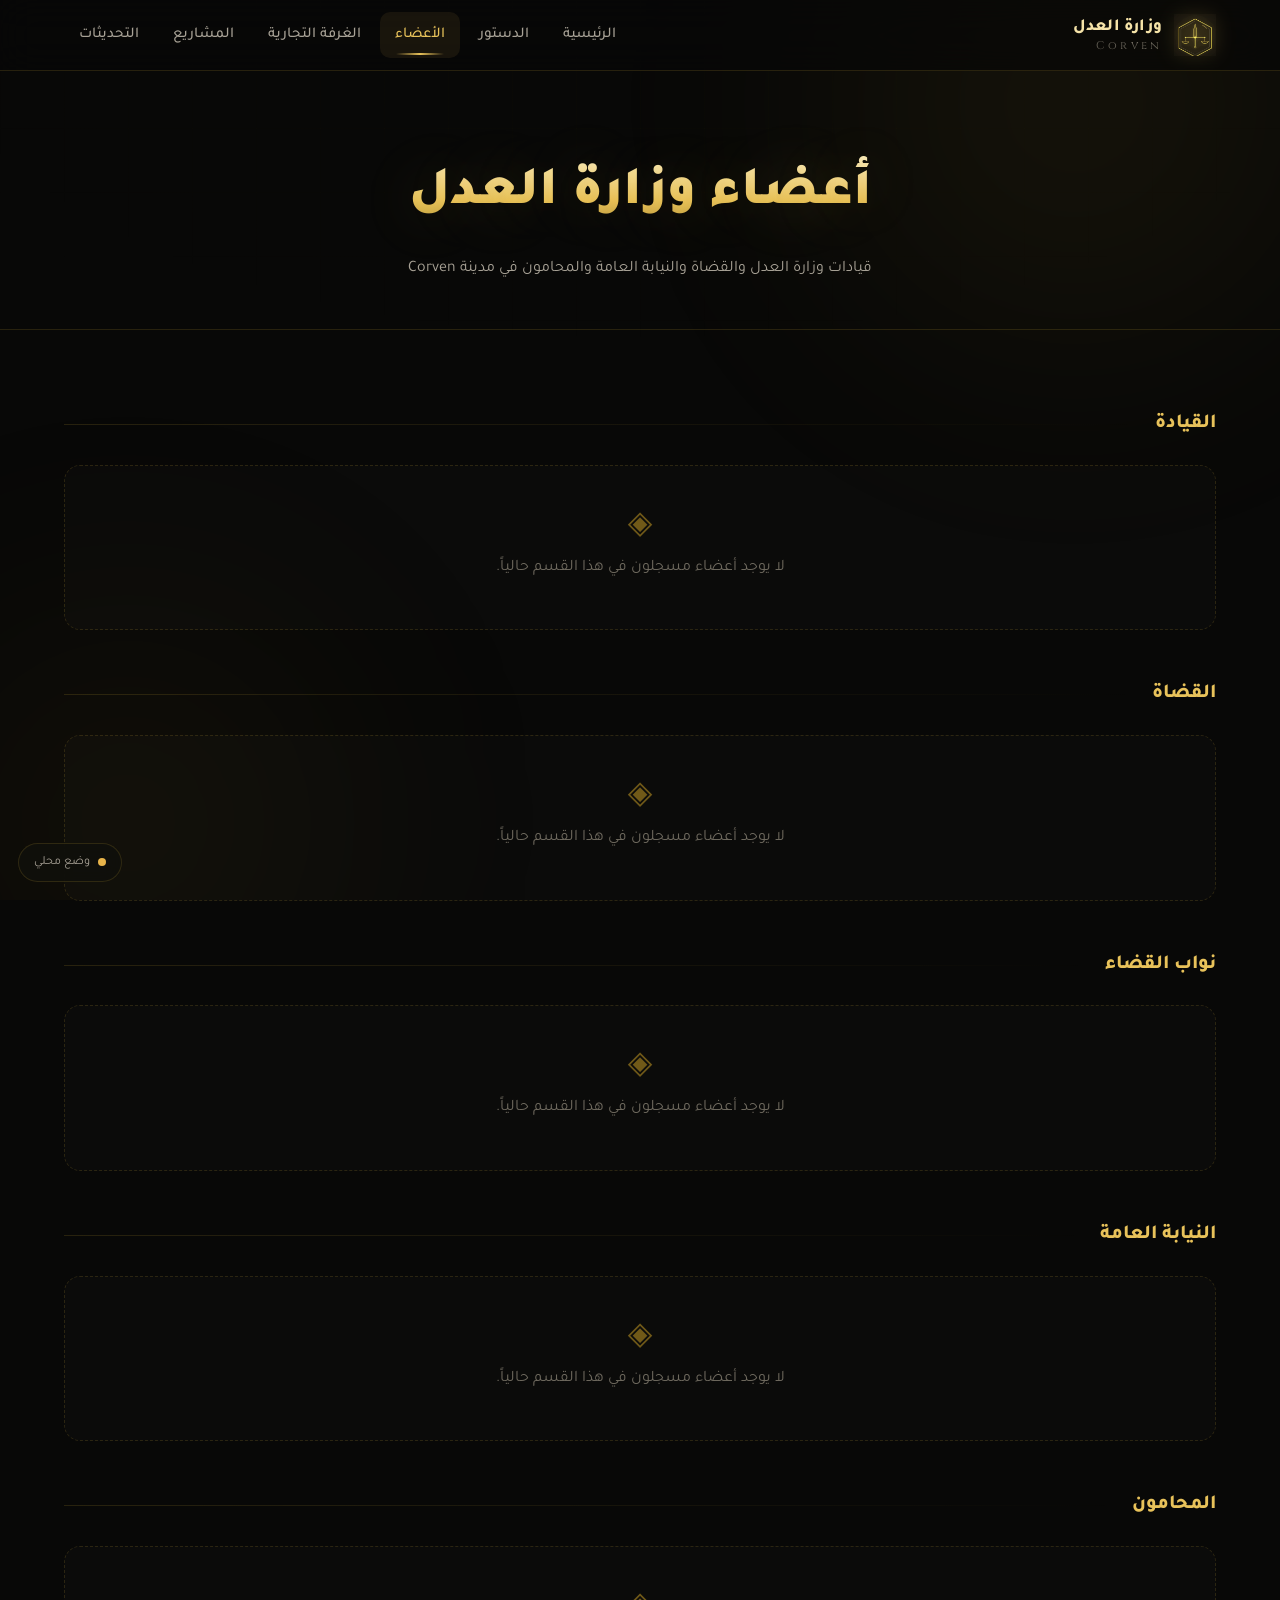
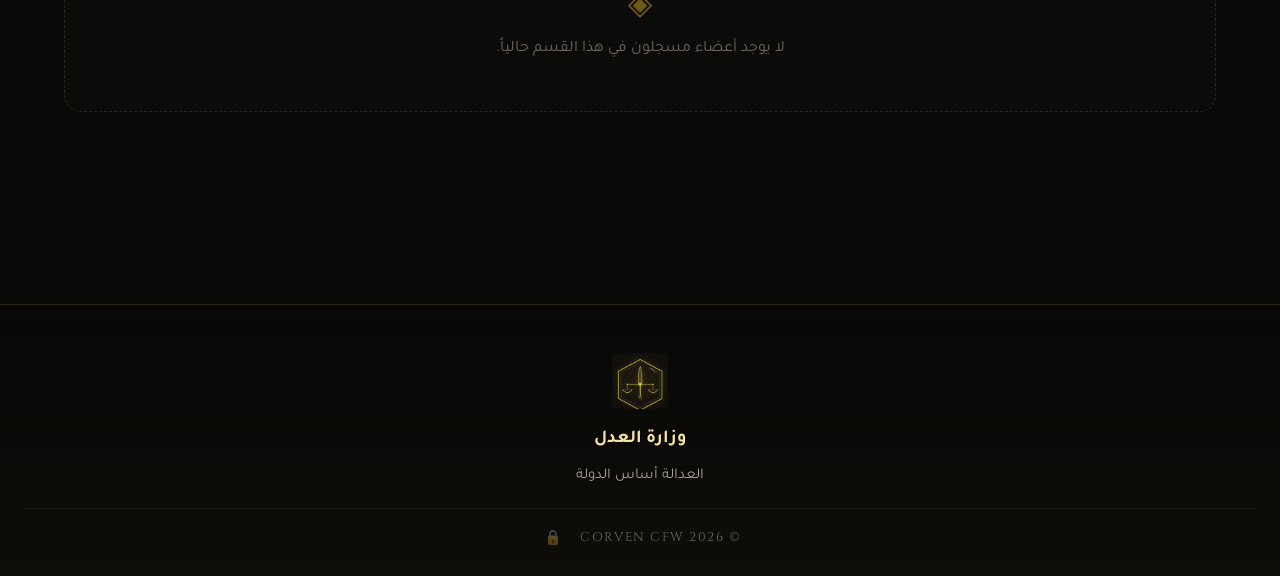
<file: pages/justice-members.html>
<!DOCTYPE html>
<html lang="ar" dir="rtl">
<head>
<meta charset="UTF-8">
<meta name="viewport" content="width=device-width,initial-scale=1">
<title>أعضاء الوزارة | CORVEN</title>
<meta name="description" content="أعضاء وزارة العدل في مدينة Corven — القيادة والقضاة والنيابة العامة والمحامون.">
<link rel="icon" href="../assets/logo.png" type="image/png">
<link rel="stylesheet" href="../assets/style.css">
</head>
<body>

<div id="loader"><img class="lg" src="../assets/logo.png" alt="CORVEN"></div>
<div class="bg-fx"></div>
<div class="grid-fx"></div>

<div id="hdr"></div>

<main>
  <section class="page-hero" id="pgHead"></section>
  <section class="blk">
    <div class="wrap" id="groups"></div>
  </section>
</main>

<div id="ftr"></div>

<script>window.CORVEN_BASE='../'; window.CORVEN_PAGE='members';</script>
<script src="../assets/data.js"></script>
<script src="../assets/firebase-config.js"></script>
<script src="../assets/app.js"></script>
</body>
</html>
</file>
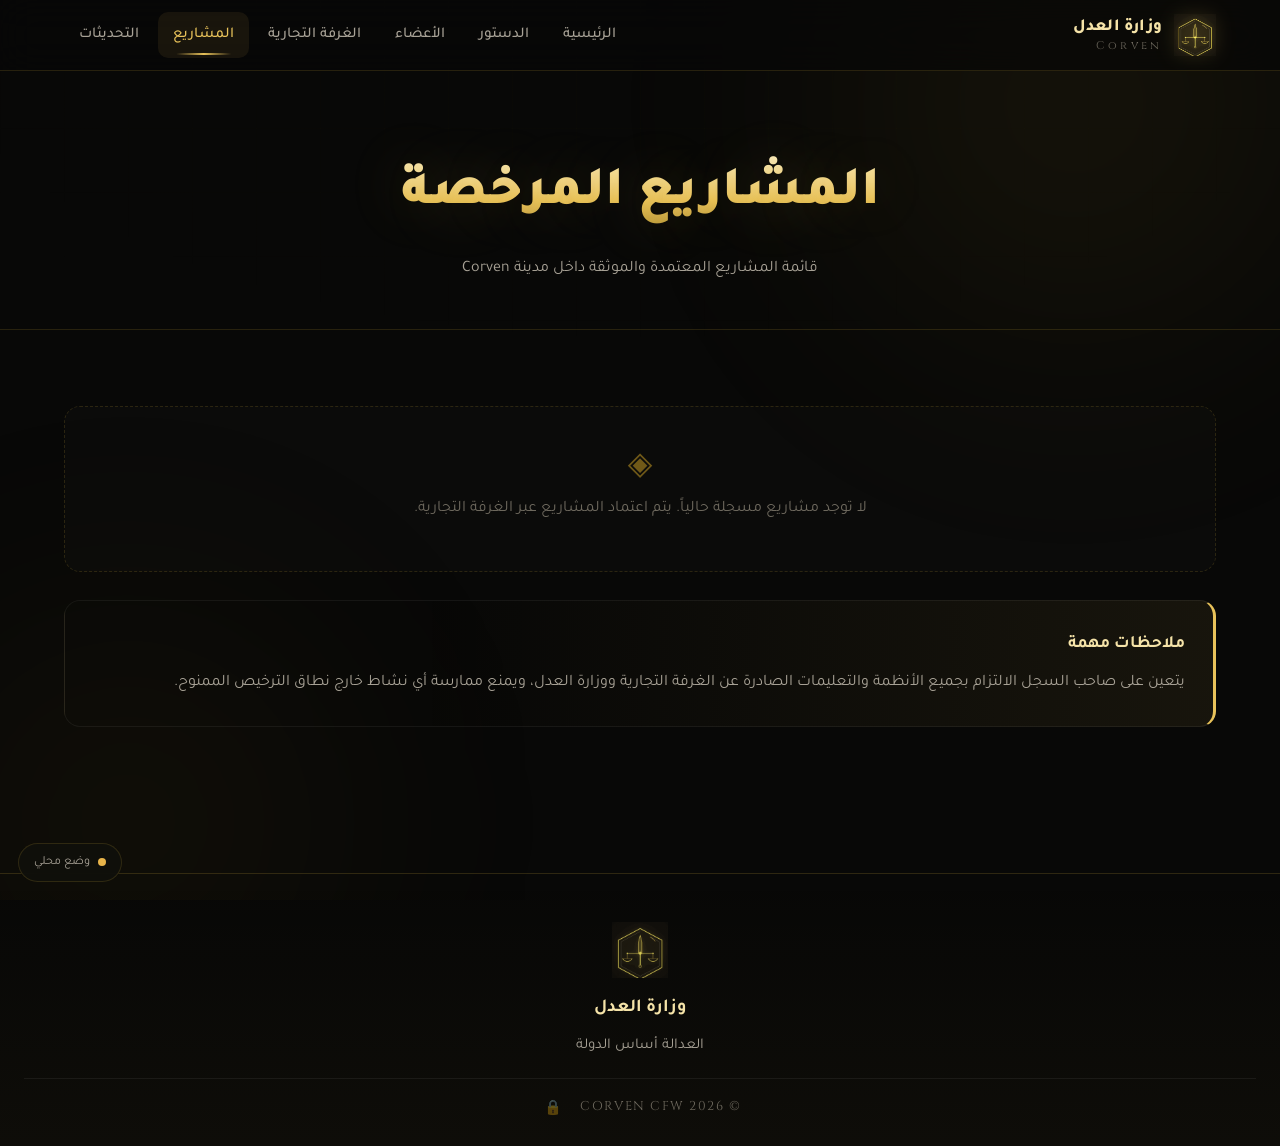
<file: pages/projects.html>
<!DOCTYPE html>
<html lang="ar" dir="rtl">
<head>
<meta charset="UTF-8">
<meta name="viewport" content="width=device-width,initial-scale=1">
<title>المشاريع | CORVEN</title>
<meta name="description" content="المشاريع المرخصة والموثقة داخل مدينة Corven عبر الغرفة التجارية.">
<link rel="icon" href="../assets/logo.png" type="image/png">
<link rel="stylesheet" href="../assets/style.css">
</head>
<body>

<div id="loader"><img class="lg" src="../assets/logo.png" alt="CORVEN"></div>
<div class="bg-fx"></div>
<div class="grid-fx"></div>

<div id="hdr"></div>

<main>
  <section class="page-hero" id="pgHead"></section>
  <section class="blk">
    <div class="wrap">
      <div class="grid g2" id="projects"></div>
      <div id="projCtl"></div>
      <div id="projNote" style="margin-top:28px"></div>
    </div>
  </section>
</main>

<div id="ftr"></div>

<script>window.CORVEN_BASE='../'; window.CORVEN_PAGE='projects';</script>
<script src="../assets/data.js"></script>
<script src="../assets/firebase-config.js"></script>
<script src="../assets/app.js"></script>
</body>
</html>
</file>
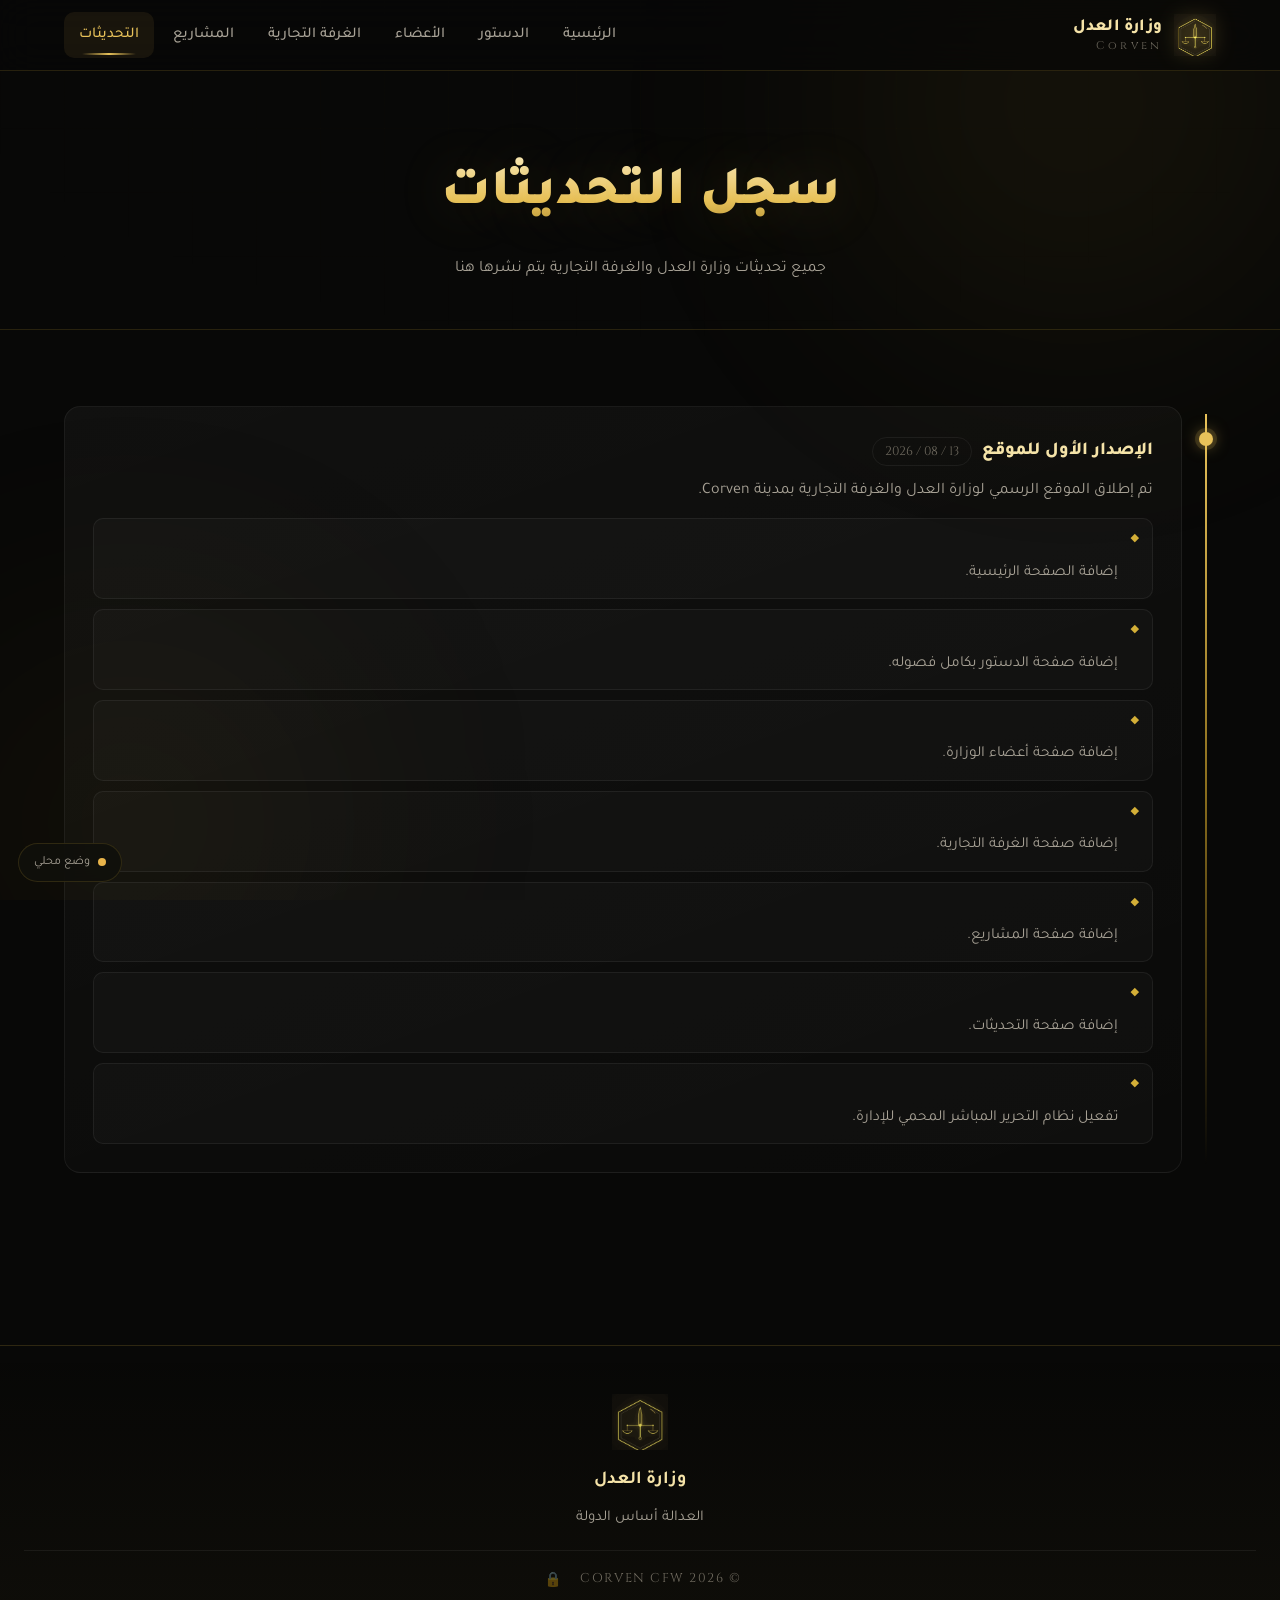
<file: pages/updates.html>
<!DOCTYPE html>
<html lang="ar" dir="rtl">
<head>
<meta charset="UTF-8">
<meta name="viewport" content="width=device-width,initial-scale=1">
<title>التحديثات | CORVEN</title>
<meta name="description" content="سجل تحديثات وزارة العدل والغرفة التجارية في مدينة Corven.">
<link rel="icon" href="../assets/logo.png" type="image/png">
<link rel="stylesheet" href="../assets/style.css">
</head>
<body>

<div id="loader"><img class="lg" src="../assets/logo.png" alt="CORVEN"></div>
<div class="bg-fx"></div>
<div class="grid-fx"></div>

<div id="hdr"></div>

<main>
  <section class="page-hero" id="pgHead"></section>
  <section class="blk">
    <div class="wrap">
      <div class="timeline" id="tl"></div>
      <div id="tlCtl"></div>
    </div>
  </section>
</main>

<div id="ftr"></div>

<script>window.CORVEN_BASE='../'; window.CORVEN_PAGE='updates';</script>
<script src="../assets/data.js"></script>
<script src="../assets/firebase-config.js"></script>
<script src="../assets/app.js"></script>
</body>
</html>
</file>
<file: assets/style.css>
/* ============================================================
   CORVEN — وزارة العدل | نظام التصميم الموحّد
   ============================================================ */

@import url('https://fonts.googleapis.com/css2?family=Tajawal:wght@300;400;500;700;800;900&family=Cinzel:wght@400;600;700;900&display=swap');

:root{
  --bg:#080807;
  --bg-2:#0d0d0c;
  --panel:#121210;
  --panel-2:#17170f;
  --line:rgba(212,175,55,.16);
  --line-soft:rgba(255,255,255,.06);

  --gold:#E8C25A;
  --gold-2:#D4AF37;
  --gold-3:#F5E3A8;
  --gold-deep:#8A6D1C;

  --txt:#EDE8DC;
  --txt-2:#A8A296;
  --txt-3:#6E695E;

  --ok:#4ECF8B;
  --warn:#E8B44A;
  --bad:#E56B6B;

  --r-s:10px;
  --r:16px;
  --r-l:24px;

  --shadow:0 24px 60px -20px rgba(0,0,0,.9);
  --glow:0 0 40px rgba(232,194,90,.16);
  --max:1200px;
}

*{margin:0;padding:0;box-sizing:border-box}
html{scroll-behavior:smooth}

body{
  font-family:'Tajawal',system-ui,sans-serif;
  background:var(--bg);
  color:var(--txt);
  line-height:1.85;
  direction:rtl;
  overflow-x:hidden;
  min-height:100vh;
  -webkit-font-smoothing:antialiased;
}

/* خلفية حيّة */
.bg-fx{position:fixed;inset:0;z-index:-2;pointer-events:none;overflow:hidden}
.bg-fx::before,.bg-fx::after{
  content:'';position:absolute;border-radius:50%;filter:blur(120px);opacity:.5;
}
.bg-fx::before{
  width:60vw;height:60vw;top:-22vw;right:-14vw;
  background:radial-gradient(circle,rgba(212,175,55,.20),transparent 65%);
  animation:drift 26s ease-in-out infinite;
}
.bg-fx::after{
  width:52vw;height:52vw;bottom:-20vw;left:-16vw;
  background:radial-gradient(circle,rgba(138,109,28,.22),transparent 65%);
  animation:drift 32s ease-in-out infinite reverse;
}
@keyframes drift{
  0%,100%{transform:translate(0,0) scale(1)}
  50%{transform:translate(-4vw,4vw) scale(1.15)}
}
.grid-fx{
  position:fixed;inset:0;z-index:-1;pointer-events:none;opacity:.28;
  background-image:
    linear-gradient(rgba(212,175,55,.05) 1px,transparent 1px),
    linear-gradient(90deg,rgba(212,175,55,.05) 1px,transparent 1px);
  background-size:64px 64px;
  mask-image:radial-gradient(ellipse 90% 60% at 50% 0%,#000 20%,transparent 78%);
  -webkit-mask-image:radial-gradient(ellipse 90% 60% at 50% 0%,#000 20%,transparent 78%);
}

::selection{background:rgba(232,194,90,.28);color:#fff}
::-webkit-scrollbar{width:11px;height:11px}
::-webkit-scrollbar-track{background:#0b0b0a}
::-webkit-scrollbar-thumb{background:linear-gradient(180deg,var(--gold-deep),#3d3110);border-radius:99px;border:2px solid #0b0b0a}
::-webkit-scrollbar-thumb:hover{background:linear-gradient(180deg,var(--gold-2),var(--gold-deep))}

a{color:inherit;text-decoration:none}
img{max-width:100%;display:block}

.wrap{max-width:var(--max);margin-inline:auto;padding-inline:24px}

/* ========================= شاشة التحميل ========================= */
#loader{
  position:fixed;inset:0;z-index:9999;background:var(--bg);
  display:grid;place-items:center;transition:opacity .6s ease,visibility .6s;
}
#loader.done{opacity:0;visibility:hidden}
#loader .lg{width:96px;animation:pulseLogo 1.8s ease-in-out infinite}
@keyframes pulseLogo{0%,100%{transform:scale(1);filter:drop-shadow(0 0 12px rgba(232,194,90,.3))}50%{transform:scale(1.08);filter:drop-shadow(0 0 28px rgba(232,194,90,.6))}}

/* ========================= الهيدر ========================= */
header.site{
  position:sticky;top:0;z-index:200;
  background:rgba(8,8,7,.72);
  backdrop-filter:blur(18px) saturate(140%);
  -webkit-backdrop-filter:blur(18px) saturate(140%);
  border-bottom:1px solid var(--line);
}
header.site .bar{
  max-width:var(--max);margin-inline:auto;padding:12px 24px;
  display:flex;align-items:center;gap:20px;justify-content:space-between;
}
.brand{display:flex;align-items:center;gap:12px;flex-shrink:0}
.brand img{width:42px;height:42px;filter:drop-shadow(0 0 10px rgba(232,194,90,.35))}
.brand .t{display:flex;flex-direction:column;line-height:1.25}
.brand .t b{font-size:1.06rem;color:var(--gold-3);font-weight:800;letter-spacing:.2px}
.brand .t span{font-family:'Cinzel',serif;font-size:.7rem;letter-spacing:.28em;color:var(--txt-3)}

nav.main{display:flex;gap:4px;align-items:center;flex-wrap:wrap}
nav.main a{
  position:relative;padding:9px 15px;border-radius:var(--r-s);
  font-size:.94rem;font-weight:500;color:var(--txt-2);
  transition:color .25s,background .25s;white-space:nowrap;
}
nav.main a::after{
  content:'';position:absolute;bottom:3px;right:50%;transform:translateX(50%);
  width:0;height:2px;border-radius:2px;
  background:linear-gradient(90deg,transparent,var(--gold),transparent);
  transition:width .3s cubic-bezier(.4,0,.2,1);
}
nav.main a:hover{color:var(--gold-3);background:rgba(232,194,90,.06)}
nav.main a:hover::after,nav.main a.on::after{width:60%}
nav.main a.on{color:var(--gold);background:rgba(232,194,90,.08)}

.burger{
  display:none;background:none;border:1px solid var(--line);color:var(--gold);
  width:42px;height:42px;border-radius:var(--r-s);cursor:pointer;font-size:1.2rem;
}

/* ========================= هيرو ========================= */
.hero{position:relative;text-align:center;padding:70px 24px 80px;overflow:hidden}
.hero .crest{width:118px;margin:0 auto 26px;animation:floatY 5s ease-in-out infinite;filter:drop-shadow(0 0 30px rgba(232,194,90,.4))}
@keyframes floatY{0%,100%{transform:translateY(0)}50%{transform:translateY(-14px)}}

/* شعار الفيديو المتحرك */
.emblem-wrap{
  position:relative;width:min(360px,72vw);margin:0 auto 6px;
  mix-blend-mode:screen;
  animation:emblemIn 1.1s cubic-bezier(.2,.8,.3,1) both;
}
.emblem-wrap::before{
  content:'';position:absolute;inset:-18% -22%;z-index:0;pointer-events:none;
  background:radial-gradient(ellipse at 50% 42%,rgba(232,194,90,.20),transparent 62%);
  filter:blur(22px);
}
.hero .crest-vid{
  position:relative;z-index:1;
  display:block;width:100%;height:auto;
  /* تنعيم الحواف حتى لا يظهر إطار الفيديو */
  -webkit-mask-image:
    linear-gradient(to bottom,transparent 0,#000 7%,#000 93%,transparent 100%),
    linear-gradient(to right,transparent 0,#000 7%,#000 93%,transparent 100%);
  mask-image:
    linear-gradient(to bottom,transparent 0,#000 7%,#000 93%,transparent 100%),
    linear-gradient(to right,transparent 0,#000 7%,#000 93%,transparent 100%);
  -webkit-mask-composite:source-in;
  mask-composite:intersect;
}
@keyframes emblemIn{from{opacity:0;transform:scale(.94)}to{opacity:1;transform:none}}
@media(prefers-reduced-motion:reduce){
  .hero .crest-vid{animation:none}
  .hero .crest{animation:none}
}

.hero h1{
  font-size:clamp(2.6rem,7.5vw,5.2rem);font-weight:900;line-height:1.15;
  background:linear-gradient(180deg,#FBF1CE 6%,var(--gold) 52%,#9A7B23 100%);
  -webkit-background-clip:text;background-clip:text;color:transparent;
  text-shadow:0 0 70px rgba(232,194,90,.28);
  margin-bottom:6px;
}
.hero .en{
  font-family:'Cinzel',serif;font-size:clamp(1.1rem,3.4vw,2rem);font-weight:700;
  letter-spacing:.42em;color:#EFEFEF;margin-bottom:22px;
  text-shadow:0 0 24px rgba(255,255,255,.16);
}
.hero .tag{color:var(--txt-2);font-size:1.02rem;letter-spacing:.16em;margin-bottom:38px}
.hero .cta{display:flex;gap:14px;justify-content:center;flex-wrap:wrap}

/* ========================= أزرار ========================= */
.btn{
  position:relative;display:inline-flex;align-items:center;gap:9px;
  padding:13px 32px;border-radius:var(--r-s);border:1px solid var(--gold-deep);
  font-family:inherit;font-size:1rem;font-weight:700;cursor:pointer;
  color:var(--gold-3);background:transparent;overflow:hidden;
  transition:transform .22s,box-shadow .22s,color .22s,border-color .22s;
}
.btn::before{
  content:'';position:absolute;inset:0;background:linear-gradient(135deg,var(--gold),var(--gold-2));
  transform:translateY(101%);transition:transform .3s cubic-bezier(.4,0,.2,1);z-index:-1;
}
.btn:hover{color:#141200;border-color:var(--gold);transform:translateY(-3px);box-shadow:0 12px 30px -8px rgba(232,194,90,.5)}
.btn:hover::before{transform:translateY(0)}
.btn.solid{background:linear-gradient(135deg,var(--gold),var(--gold-2));color:#141200;border-color:transparent}
.btn.solid:hover{box-shadow:0 14px 34px -8px rgba(232,194,90,.65)}
.btn.ghost{border-color:var(--line);color:var(--txt-2)}
.btn.ghost:hover{color:var(--gold-3);border-color:var(--gold-deep)}
.btn.sm{padding:8px 16px;font-size:.86rem}

/* ========================= أقسام ========================= */
section.blk{padding:76px 0;position:relative}
.head{text-align:center;margin-bottom:52px}
.head .kicker{
  display:inline-block;font-family:'Cinzel',serif;font-size:.72rem;letter-spacing:.34em;
  color:var(--gold-deep);border:1px solid var(--line);border-radius:99px;
  padding:5px 18px;margin-bottom:16px;text-transform:uppercase;
}
.head h2{
  font-size:clamp(1.8rem,4.4vw,2.7rem);font-weight:800;color:var(--gold-3);
  margin-bottom:12px;
}
.head h2 .u{display:block;width:76px;height:3px;margin:14px auto 0;border-radius:9px;
  background:linear-gradient(90deg,transparent,var(--gold),transparent)}
.head p{color:var(--txt-2);max-width:640px;margin-inline:auto}

/* ========================= بطاقات ========================= */
.card{
  position:relative;background:linear-gradient(160deg,rgba(255,255,255,.038),rgba(255,255,255,.012));
  border:1px solid var(--line-soft);border-radius:var(--r);padding:28px;
  transition:transform .3s cubic-bezier(.4,0,.2,1),border-color .3s,box-shadow .3s;
  overflow:hidden;
}
.card::before{
  content:'';position:absolute;top:0;right:0;left:0;height:1px;
  background:linear-gradient(90deg,transparent,rgba(232,194,90,.5),transparent);
  opacity:0;transition:opacity .3s;
}
.card:hover{transform:translateY(-6px);border-color:var(--line);box-shadow:var(--shadow),0 0 30px -14px rgba(232,194,90,.4)}
.card:hover::before{opacity:1}

.grid{display:grid;gap:22px}
.g2{grid-template-columns:repeat(auto-fit,minmax(300px,1fr))}
.g3{grid-template-columns:repeat(auto-fit,minmax(272px,1fr))}
.g4{grid-template-columns:repeat(auto-fit,minmax(230px,1fr))}

/* خدمات */
.svc{text-align:center}
.svc .ic{
  width:66px;height:66px;margin:0 auto 18px;border-radius:20px;
  display:grid;place-items:center;font-size:1.9rem;
  background:linear-gradient(145deg,rgba(232,194,90,.16),rgba(232,194,90,.03));
  border:1px solid var(--line);transition:transform .35s;
}
.card:hover .svc .ic,.svc:hover .ic{transform:rotate(-8deg) scale(1.08)}
.svc h3{color:var(--gold-3);font-size:1.16rem;margin-bottom:8px;font-weight:700}
.svc p{color:var(--txt-2);font-size:.94rem}

/* إحصاءات */
.stats{display:grid;grid-template-columns:repeat(auto-fit,minmax(180px,1fr));gap:18px}
.stat{text-align:center;padding:26px 16px}
.stat b{
  display:block;font-family:'Cinzel',serif;font-size:2.4rem;font-weight:900;
  background:linear-gradient(180deg,var(--gold-3),var(--gold-2));
  -webkit-background-clip:text;background-clip:text;color:transparent;
}
.stat span{color:var(--txt-2);font-size:.92rem}

/* نبذة */
.about{
  background:linear-gradient(160deg,rgba(232,194,90,.05),transparent 60%);
  border:1px solid var(--line);border-radius:var(--r-l);padding:44px;
}
.about p{color:var(--txt-2);font-size:1.06rem;max-width:840px}

/* إعلان */
.ann{
  border-right:3px solid var(--gold);
  background:linear-gradient(270deg,rgba(232,194,90,.07),transparent 70%);
}
.ann .dot{display:inline-block;width:9px;height:9px;border-radius:50%;background:var(--ok);
  margin-left:8px;box-shadow:0 0 0 0 rgba(78,207,139,.55);animation:ping 2s infinite}
@keyframes ping{70%{box-shadow:0 0 0 12px rgba(78,207,139,0)}100%{box-shadow:0 0 0 0 rgba(78,207,139,0)}}

/* ========================= بانر الصفحات الداخلية ========================= */
.page-hero{
  text-align:center;padding:74px 24px 44px;position:relative;
  border-bottom:1px solid var(--line);
}
.page-hero h1{
  font-size:clamp(2rem,5.6vw,3.4rem);font-weight:900;
  background:linear-gradient(180deg,#FBF1CE,var(--gold) 55%,#9A7B23);
  -webkit-background-clip:text;background-clip:text;color:transparent;
  text-shadow:0 0 60px rgba(232,194,90,.22);margin-bottom:10px;
}
.page-hero p{color:var(--txt-2);max-width:720px;margin-inline:auto}

/* ========================= الدستور ========================= */
.const-layout{display:grid;grid-template-columns:270px 1fr;gap:32px;align-items:start}
.toc{
  position:sticky;top:88px;max-height:calc(100vh - 120px);overflow-y:auto;
  background:rgba(255,255,255,.025);border:1px solid var(--line-soft);
  border-radius:var(--r);padding:18px;
}
.toc h4{color:var(--gold);font-size:.92rem;margin-bottom:12px;letter-spacing:.04em}
.toc a{display:block;padding:8px 11px;border-radius:8px;font-size:.87rem;color:var(--txt-2);
  transition:.2s;border-right:2px solid transparent}
.toc a:hover{background:rgba(232,194,90,.08);color:var(--gold-3);border-right-color:var(--gold)}

.searchbox{position:relative;margin-bottom:26px}
.searchbox input{
  width:100%;padding:14px 46px 14px 16px;border-radius:var(--r-s);
  background:rgba(255,255,255,.04);border:1px solid var(--line-soft);
  color:var(--txt);font-family:inherit;font-size:1rem;transition:.25s;
}
.searchbox input:focus{outline:none;border-color:var(--gold-deep);background:rgba(255,255,255,.06);
  box-shadow:0 0 0 4px rgba(232,194,90,.08)}
.searchbox input::placeholder{color:var(--txt-3)}
.searchbox .ic{position:absolute;top:50%;right:16px;transform:translateY(-50%);color:var(--txt-3);pointer-events:none}

.chapter{margin-bottom:44px;scroll-margin-top:90px}
.chapter > h3{
  font-size:1.32rem;color:var(--gold);font-weight:800;margin-bottom:20px;
  padding:12px 18px;border-radius:var(--r-s);
  background:linear-gradient(270deg,rgba(232,194,90,.1),transparent);
  border-right:3px solid var(--gold);
}
.art{
  background:rgba(255,255,255,.022);border:1px solid var(--line-soft);
  border-radius:12px;padding:16px 20px;margin-bottom:12px;transition:.25s;
}
.art:hover{border-color:var(--line);background:rgba(232,194,90,.035);transform:translateX(-4px)}
.art .n{
  display:inline-block;font-weight:800;font-size:.82rem;color:var(--gold-2);
  background:rgba(232,194,90,.1);border:1px solid var(--line);
  padding:2px 12px;border-radius:99px;margin-bottom:8px;
}
.art p{color:var(--txt-2);font-size:.98rem;white-space:pre-line}
.art.hide{display:none}

/* ========================= الأعضاء ========================= */
.mgroup{margin-bottom:46px}
.mgroup > h3{
  display:flex;align-items:center;gap:14px;font-size:1.24rem;color:var(--gold);
  font-weight:800;margin-bottom:22px;
}
.mgroup > h3::after{content:'';flex:1;height:1px;background:linear-gradient(90deg,var(--line),transparent)}

.person{display:flex;gap:16px;align-items:flex-start}
.person .info{flex:1;min-width:0}
.person .av{
  flex:0 0 60px;width:60px;height:60px;border-radius:18px;display:grid;place-items:center;
  font-family:'Cinzel',serif;font-weight:700;font-size:1.3rem;color:#141200;
  background:linear-gradient(145deg,var(--gold-3),var(--gold-2));
  box-shadow:0 8px 22px -8px rgba(232,194,90,.6);
}
.person .nm{color:var(--gold-3);font-size:1.1rem;font-weight:700}
.person .rk{
  display:inline-block;font-size:.78rem;color:var(--gold-2);margin:5px 0 8px;
  background:rgba(232,194,90,.1);border:1px solid var(--line);
  padding:2px 12px;border-radius:99px;
}
.person .bio{color:var(--txt-2);font-size:.92rem;white-space:pre-line}

.empty{
  text-align:center;padding:46px 24px;border:1px dashed var(--line);
  border-radius:var(--r);color:var(--txt-3);background:rgba(255,255,255,.015);
}
.empty .ic{font-size:2rem;margin-bottom:10px;color:var(--gold-deep);opacity:.8;line-height:1}

/* ========================= الغرفة التجارية ========================= */
.rules{list-style:none;display:grid;gap:10px}
.rules li{
  position:relative;padding:11px 34px 11px 14px;border-radius:10px;
  background:rgba(255,255,255,.022);border:1px solid var(--line-soft);
  color:var(--txt-2);font-size:.96rem;transition:.22s;white-space:pre-line;
}
.rules li::before{
  content:'◆';position:absolute;right:13px;top:11px;color:var(--gold-2);font-size:.7rem;
}
.rules li:hover{border-color:var(--line);background:rgba(232,194,90,.04);transform:translateX(-4px)}

.fee{
  display:flex;justify-content:space-between;align-items:center;gap:14px;
  padding:15px 18px;border-radius:12px;margin-bottom:10px;
  background:linear-gradient(270deg,rgba(232,194,90,.07),transparent);
  border:1px solid var(--line-soft);
}
.fee .lb{color:var(--txt-2);font-size:.96rem}
.fee .vl{font-family:'Cinzel',serif;font-weight:700;font-size:1.22rem;color:var(--gold)}

/* ========================= المشاريع ========================= */
.proj{position:relative}
.proj::after{
  content:'';position:absolute;inset:0;border-radius:var(--r);pointer-events:none;
  background:repeating-linear-gradient(45deg,transparent,transparent 12px,rgba(232,194,90,.02) 12px,rgba(232,194,90,.02) 24px);
}
.proj .top{display:flex;justify-content:space-between;align-items:flex-start;gap:12px;margin-bottom:18px;flex-wrap:wrap}
.proj h3{color:var(--gold-3);font-size:1.3rem;font-weight:800}
.badge{
  font-size:.78rem;font-weight:700;padding:4px 14px;border-radius:99px;white-space:nowrap;
  border:1px solid;
}
.badge.ok{color:var(--ok);border-color:rgba(78,207,139,.35);background:rgba(78,207,139,.1)}
.badge.warn{color:var(--warn);border-color:rgba(232,180,74,.35);background:rgba(232,180,74,.1)}
.badge.bad{color:var(--bad);border-color:rgba(229,107,107,.35);background:rgba(229,107,107,.1)}

.rows{display:grid;grid-template-columns:repeat(auto-fit,minmax(258px,1fr));gap:0 30px}
.row{display:flex;justify-content:space-between;align-items:baseline;gap:12px;
  padding:11px 2px;border-bottom:1px dashed var(--line-soft)}
.row .k{color:var(--txt-3);font-size:.88rem;flex-shrink:0}
.row .v{color:var(--gold-3);font-size:.96rem;font-weight:600;text-align:left}

/* ========================= التحديثات ========================= */
.timeline{position:relative;padding-right:34px}
.timeline::before{
  content:'';position:absolute;top:8px;bottom:8px;right:9px;width:2px;
  background:linear-gradient(180deg,var(--gold),var(--gold-deep),transparent);
}
.tl-item{position:relative;margin-bottom:26px}
.tl-item::before{
  content:'';position:absolute;top:26px;right:-31px;width:14px;height:14px;border-radius:50%;
  background:var(--gold);box-shadow:0 0 0 4px rgba(232,194,90,.15),0 0 16px rgba(232,194,90,.6);
}
.tl-item .ver{
  display:inline-flex;align-items:center;gap:10px;margin-bottom:8px;
}
.tl-item .ver b{color:var(--gold-3);font-size:1.14rem;font-weight:800}
.tl-item .ver .dt{font-family:'Cinzel',serif;font-size:.78rem;color:var(--txt-3);
  border:1px solid var(--line-soft);border-radius:99px;padding:2px 12px}
.tl-item .bd{color:var(--txt-2);margin-bottom:12px;white-space:pre-line}

/* ========================= الفوتر ========================= */
footer.site{
  border-top:1px solid var(--line);margin-top:70px;padding:48px 24px 26px;
  background:linear-gradient(180deg,transparent,rgba(232,194,90,.03));
  text-align:center;
}
footer.site .lg{width:56px;margin:0 auto 14px;opacity:.85}
footer.site h4{color:var(--gold-3);font-size:1.14rem;margin-bottom:6px}
footer.site p{color:var(--txt-2);font-size:.94rem;margin-bottom:4px}
footer.site .cp{
  color:var(--txt-3);font-family:'Cinzel',serif;font-size:.8rem;letter-spacing:.12em;
  margin-top:18px;padding-top:16px;border-top:1px solid var(--line-soft);
  display:flex;align-items:center;justify-content:center;gap:12px;
}
#lockBtn{
  background:none;border:none;color:var(--txt-3);cursor:pointer;opacity:.35;
  font-size:.9rem;transition:.25s;padding:4px 6px;border-radius:6px;
}
#lockBtn:hover{opacity:1;color:var(--gold)}

/* ========================= لوحة التحكم ========================= */
.ov{
  position:fixed;inset:0;z-index:1000;display:none;place-items:center;padding:20px;
  background:rgba(0,0,0,.82);backdrop-filter:blur(8px);
}
.ov.open{display:grid}
.modal{
  width:min(480px,100%);max-height:88vh;overflow-y:auto;
  background:linear-gradient(160deg,#141410,#0d0d0b);
  border:1px solid var(--line);border-radius:var(--r-l);padding:34px;
  box-shadow:var(--shadow),0 0 60px -20px rgba(232,194,90,.35);
  animation:pop .3s cubic-bezier(.34,1.4,.64,1);
}
.modal.wide{width:min(720px,100%)}
@keyframes pop{from{opacity:0;transform:translateY(24px) scale(.96)}to{opacity:1;transform:none}}
.modal h3{color:var(--gold-3);font-size:1.3rem;margin-bottom:6px;text-align:center}
.modal .sub{color:var(--txt-3);font-size:.88rem;text-align:center;margin-bottom:22px}
.fld{margin-bottom:14px}
.fld label{display:block;color:var(--txt-2);font-size:.86rem;margin-bottom:6px}
.fld input,.fld select,.fld textarea{
  width:100%;padding:12px 14px;border-radius:var(--r-s);
  background:rgba(255,255,255,.045);border:1px solid var(--line-soft);
  color:var(--txt);font-family:inherit;font-size:.96rem;transition:.22s;
}
.fld textarea{min-height:88px;resize:vertical;line-height:1.7}
.fld input:focus,.fld select:focus,.fld textarea:focus{
  outline:none;border-color:var(--gold-deep);box-shadow:0 0 0 4px rgba(232,194,90,.08)}
.modal .acts{display:flex;gap:10px;margin-top:20px}
.modal .acts .btn{flex:1;justify-content:center}
.msg{font-size:.86rem;text-align:center;margin-top:12px;min-height:20px}
.msg.err{color:var(--bad)}
.msg.ok{color:var(--ok)}

/* شريط التحرير */
#editbar{
  position:fixed;bottom:0;right:0;left:0;z-index:900;
  background:linear-gradient(0deg,rgba(10,10,8,.98),rgba(18,18,14,.94));
  border-top:1px solid var(--gold-deep);
  backdrop-filter:blur(16px);
  padding:12px 20px;display:none;align-items:center;gap:12px;flex-wrap:wrap;
  box-shadow:0 -18px 44px -18px rgba(232,194,90,.35);
}
#editbar.on{display:flex}
#editbar .st{display:flex;align-items:center;gap:9px;color:var(--gold-3);font-weight:700;font-size:.94rem}
#editbar .st i{width:9px;height:9px;border-radius:50%;background:var(--ok);animation:ping 2s infinite;font-style:normal}
#editbar .sp{flex:1}
#editbar .hint{color:var(--txt-3);font-size:.82rem}
body.editing{padding-bottom:74px}

/* عناصر قابلة للتحرير */
body.editing [data-k]{
  outline:1px dashed rgba(232,194,90,.35);outline-offset:3px;border-radius:4px;
  transition:outline-color .2s,background .2s;min-height:1.2em;min-width:2ch;
  cursor:text;
}
body.editing [data-k]:hover{outline-color:var(--gold);background:rgba(232,194,90,.07)}
body.editing [data-k]:focus{
  outline:2px solid var(--gold);background:rgba(232,194,90,.1);
  box-shadow:0 0 0 5px rgba(232,194,90,.1);
}
body.editing [data-k]:empty::before{content:'اكتب هنا…';color:var(--txt-3);opacity:.6}

/* أدوات المجموعات */
.ctl{display:none;gap:7px;flex-wrap:wrap;margin-top:12px}
body.editing .ctl{display:flex}
.ctl button{
  background:rgba(232,194,90,.1);border:1px solid var(--line);color:var(--gold-3);
  padding:5px 13px;border-radius:8px;font-family:inherit;font-size:.82rem;
  cursor:pointer;transition:.2s;font-weight:600;
}
.ctl button:hover{background:var(--gold);color:#141200;border-color:var(--gold)}
.ctl button.del:hover{background:var(--bad);border-color:var(--bad);color:#fff}
.item-ctl{
  position:absolute;top:10px;left:10px;display:none;gap:6px;z-index:5;
}
body.editing .item-ctl{display:flex}
.item-ctl button{
  width:28px;height:28px;border-radius:8px;display:grid;place-items:center;
  background:rgba(0,0,0,.6);border:1px solid var(--line);color:var(--gold-3);
  cursor:pointer;font-size:.8rem;transition:.2s;
}
.item-ctl button:hover{background:var(--gold);color:#141200}
.item-ctl button.del:hover{background:var(--bad);color:#fff;border-color:var(--bad)}
.has-ctl{position:relative}

/* توست */
#toast{
  position:fixed;top:82px;left:50%;transform:translateX(-50%) translateY(-24px);
  z-index:1200;padding:12px 26px;border-radius:99px;
  background:rgba(16,16,12,.96);border:1px solid var(--gold-deep);
  color:var(--gold-3);font-size:.94rem;font-weight:600;
  opacity:0;pointer-events:none;transition:.35s cubic-bezier(.34,1.3,.64,1);
  box-shadow:var(--shadow);white-space:nowrap;
}
#toast.show{opacity:1;transform:translateX(-50%) translateY(0)}
#toast.err{border-color:var(--bad);color:var(--bad)}
#toast.ok{border-color:var(--ok);color:var(--ok)}

/* شارة الاتصال */
#cloudBadge{
  position:fixed;bottom:18px;left:18px;z-index:800;
  display:none;align-items:center;gap:8px;padding:7px 15px;border-radius:99px;
  background:rgba(16,16,12,.9);border:1px solid var(--line);
  font-size:.78rem;color:var(--txt-2);backdrop-filter:blur(10px);
}
#cloudBadge.on{display:flex}
#cloudBadge i{width:8px;height:8px;border-radius:50%;background:var(--ok);font-style:normal}
#cloudBadge.off i{background:var(--warn)}

/* نص متعدد الأسطر + عناوين فرعية */
.ml{white-space:pre-line}
h3.sec{
  color:var(--gold);font-size:1.14rem;font-weight:800;margin-bottom:16px;
  padding-bottom:10px;border-bottom:1px solid var(--line);
}
.person > div{min-width:0;flex:1}

/* ظهور تدريجي */
.rv{opacity:0;transform:translateY(26px);transition:opacity .7s cubic-bezier(.4,0,.2,1),transform .7s cubic-bezier(.4,0,.2,1)}
.rv.in{opacity:1;transform:none}

/* ========================= الجوال ========================= */
@media(max-width:900px){
  .const-layout{grid-template-columns:1fr}
  .toc{position:static;max-height:none}
}
@media(max-width:780px){
  .burger{display:block}
  nav.main{
    position:absolute;top:100%;right:0;left:0;flex-direction:column;align-items:stretch;
    background:rgba(10,10,8,.98);backdrop-filter:blur(18px);
    border-bottom:1px solid var(--line);padding:0 12px;gap:2px;
    max-height:0;overflow:hidden;opacity:0;
    transition:max-height .35s ease,padding .35s,opacity .25s;
  }
  nav.main.open{max-height:420px;padding:12px;opacity:1}
  nav.main a{padding:12px 16px}
  .hero{padding:70px 20px 60px}
  .about{padding:28px}
  .wrap{padding-inline:18px}
  section.blk{padding:56px 0}
  #editbar{padding:10px 14px;gap:8px}
  #editbar .hint{display:none}
}
@media print{
  .bg-fx,.grid-fx,header.site,#editbar,#lockBtn,#cloudBadge,.ctl,.item-ctl{display:none!important}
  body{background:#fff;color:#000}
}
</file>
